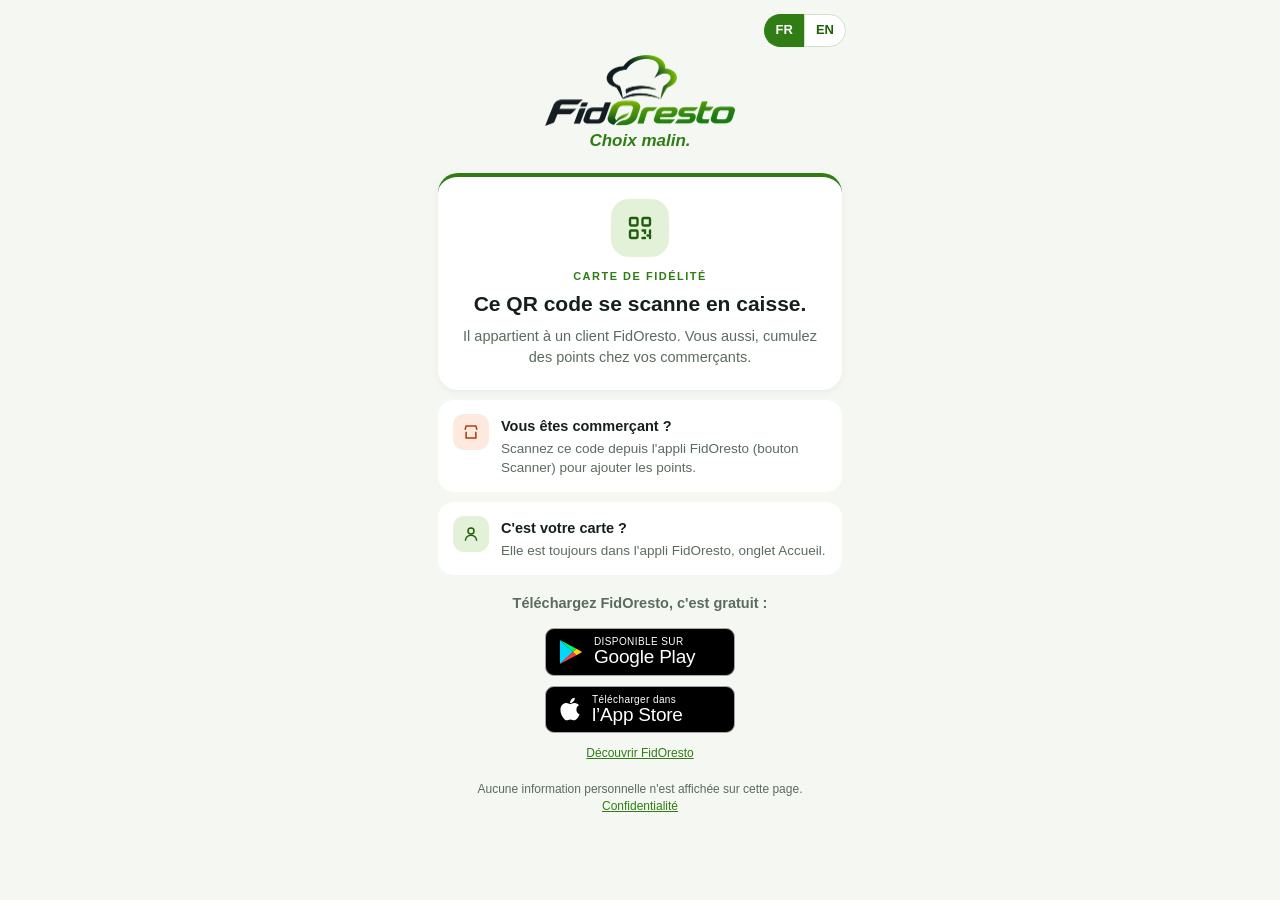
<file: carte.html>
<!doctype html>
<html lang="fr"><head><meta charset="utf-8"><meta name="viewport" content="width=device-width, initial-scale=1">
<meta name="robots" content="noindex">
<title>Carte de fidélité FidOresto</title>
<style>
:root{--bg:#F5F8F2;--t1:#16201A;--t2:#5B6B5E;--brand:#2F7D14;--accent:#C54A1B}
*{box-sizing:border-box}
body{margin:0;background:var(--bg);color:var(--t1);font-family:-apple-system,BlinkMacSystemFont,"Segoe UI",Roboto,Helvetica,Arial,sans-serif;line-height:1.45}
.in{max-width:440px;margin:0 auto;padding:28px 18px 36px;text-align:center}
.logo{width:190px;max-width:60%;height:auto}
.sl{color:var(--brand);font-weight:700;font-style:italic;font-size:17px;margin:-4px 0 20px}
.card{background:#fff;border-radius:20px;padding:22px 18px;box-shadow:0 2px 8px rgba(0,0,0,.05);border-top:4px solid var(--brand)}
.k{font-size:11px;letter-spacing:1.5px;color:var(--brand);font-weight:700;text-transform:uppercase;margin-bottom:4px}
.ic{width:58px;height:58px;border-radius:18px;background:#E3F1D9;color:#1F5E0B;display:flex;align-items:center;justify-content:center;margin:0 auto 12px}
h1{font-size:21px;margin:0 0 6px}p{font-size:14.5px;color:var(--t2);margin:0}
.box{background:#fff;border-radius:16px;padding:14px 15px;margin-top:10px;text-align:left;display:flex;gap:12px;align-items:flex-start}
.ic2{width:36px;height:36px;border-radius:11px;flex-shrink:0;display:flex;align-items:center;justify-content:center}
.g{background:#E3F1D9;color:#1F5E0B}.o{background:#FDE9DD;color:#A93E14}
.box b{font-size:14.5px}.box p{font-size:13.5px;margin-top:2px}
.btn{display:block;background:var(--accent);color:#fff;font-weight:800;border-radius:14px;padding:14px;margin-top:18px;font-size:15px;text-decoration:none}
.soon{font-size:12.5px;color:var(--t2);margin-top:9px}
.foot{font-size:12px;color:var(--t2);margin-top:18px}.foot a{color:var(--brand)}
.stores-b{display:flex;flex-direction:column;align-items:center;gap:10px;margin-top:14px}
.badge{display:inline-flex;align-items:center;gap:11px;background:#000;color:#fff;border:1px solid #A6A6A6;border-radius:9px;padding:7px 18px 7px 13px;min-width:190px;text-decoration:none;text-align:left;line-height:1.1}
.badge small{display:block;font-size:10px;letter-spacing:.4px;font-weight:500}
.badge b{display:block;font-size:19px;font-weight:500;letter-spacing:-.2px}
.badge.off{opacity:.38;cursor:default}
.soon2{font-size:12px;color:#5B6B5E;margin-top:-4px}
.cta{font-weight:700;font-size:14.5px;margin:18px 0 0}
.langsw{display:flex;justify-content:flex-end;margin:-14px -4px 8px}.langsw a{font-size:13px;font-weight:700;color:#1F5E0B;text-decoration:none;padding:6px 11px;border:1.5px solid #CFE3C4;background:#fff}.langsw a:first-child{border-radius:99px 0 0 99px;border-right:0}.langsw a:last-child{border-radius:0 99px 99px 0}.langsw a[aria-current]{background:#2F7D14;border-color:#2F7D14;color:#fff}</style><script defer src="https://cloud.umami.is/script.js" data-website-id="a5aa86f5-b2d7-4c99-a345-039bb4e6a7ff"></script>
<link rel="alternate" hreflang="fr" href="https://fidoresto.fr/carte.html">
<link rel="alternate" hreflang="en" href="https://fidoresto.fr/en/carte.html">
<link rel="alternate" hreflang="x-default" href="https://fidoresto.fr/carte.html">
</head>
<body><main class="in">
<nav class="langsw" aria-label="Langue"><a href="carte.html" hreflang="fr" lang="fr" aria-current="page">FR</a><a href="en/carte.html" hreflang="en" lang="en">EN</a></nav>
<a href="/"><img class="logo" src="[data-uri]" alt="FidOresto"></a>
<div class="sl">Choix malin.</div>
<div class="card">
  <div class="ic"><svg width="30" height="30" viewBox="0 0 24 24" fill="none" stroke="currentColor" stroke-width="1.9" stroke-linecap="round" aria-hidden="true"><rect x="4" y="4" width="6" height="6" rx="1"/><rect x="14" y="4" width="6" height="6" rx="1"/><rect x="4" y="14" width="6" height="6" rx="1"/><path d="M14 14h2v2M20 14v2M14 20h2M18 18h2v2"/></svg></div>
  <div class="k">Carte de fidélité</div>
  <h1>Ce QR code se scanne en caisse.</h1>
  <p>Il appartient à un client FidOresto. Vous aussi, cumulez des points chez vos commerçants.</p>
</div>
<div class="box"><div class="ic2 o"><svg width="18" height="18" viewBox="0 0 24 24" fill="none" stroke="currentColor" stroke-width="2" aria-hidden="true"><path d="M4 9l1.6-5h12.8L20 9"/><path d="M5.5 11.5V20h13v-8.5"/></svg></div>
  <div><b>Vous êtes commerçant ?</b><p>Scannez ce code depuis l'appli FidOresto (bouton Scanner) pour ajouter les points.</p></div></div>
<div class="box"><div class="ic2 g"><svg width="18" height="18" viewBox="0 0 24 24" fill="none" stroke="currentColor" stroke-width="2" aria-hidden="true"><circle cx="12" cy="8" r="4"/><path d="M4.5 21c0-4 3.4-7.5 7.5-7.5s7.5 3.5 7.5 7.5"/></svg></div>
  <div><b>C'est votre carte ?</b><p>Elle est toujours dans l'appli FidOresto, onglet Accueil.</p></div></div>
<p class="cta">Téléchargez FidOresto, c'est gratuit :</p>
<div class="stores-b"><a class="badge" href="https://play.google.com/store/apps/details?id=com.fidoresto.app" rel="noopener" data-umami-event="clic-google-play-carte"><svg width="24" height="26" viewBox="0 0 26 28" aria-hidden="true"><path d="M1 1 L15 14 L1 27 Z" fill="#00D7FE"/><path d="M1 1 L19 10.5 L15 14 Z" fill="#00F076"/><path d="M1 27 L15 14 L19 17.5 Z" fill="#FF3A44"/><path d="M19 10.5 L25 14 L19 17.5 L15 14 Z" fill="#FFD400"/></svg><span><small>DISPONIBLE SUR</small><b>Google Play</b></span></a><a class="badge" id="appBtn" href="https://apps.apple.com/app/id6822352224" rel="noopener" data-umami-event="clic-app-store-carte"><svg width="22" height="26" viewBox="0 0 384 512" aria-hidden="true"><path fill="#fff" d="M318.7 268.7c-.2-36.7 16.4-64.4 50-84.8-18.8-26.9-47.2-41.7-84.7-44.6-35.5-2.8-74.3 20.7-88.5 20.7-15 0-49.4-19.7-76.4-19.7C63.3 141.2 4 184.8 4 273.5q0 39.3 14.4 81.2c12.8 36.7 59 126.7 107.2 125.2 25.2-.6 43-17.9 75.8-17.9 31.8 0 48.3 17.9 76.4 17.9 48.6-.7 90.4-82.5 102.6-119.3-65.2-30.7-61.7-90-61.7-91.9zm-56.6-164.2c27.3-32.4 24.8-61.9 24-72.5-24.1 1.4-52 16.4-67.9 34.9-17.5 19.8-27.8 44.3-25.6 71.9 26.1 2 49.9-11.4 69.5-34.3z"/></svg><span><small>Télécharger dans</small><b>l’App Store</b></span></a></div>
<div class="foot" style="margin-top:12px"><a href="/">Découvrir FidOresto</a></div>
<div class="foot">Aucune information personnelle n'est affichée sur cette page.<br><a href="confidentialite.html">Confidentialité</a></div>
</main><script>document.querySelectorAll('.langsw a').forEach(function(a){a.addEventListener('click',function(){var b=a.getAttribute('href').split(/[?#]/)[0];a.href=b+location.search+location.hash;});});</script>
</body></html>
</file>
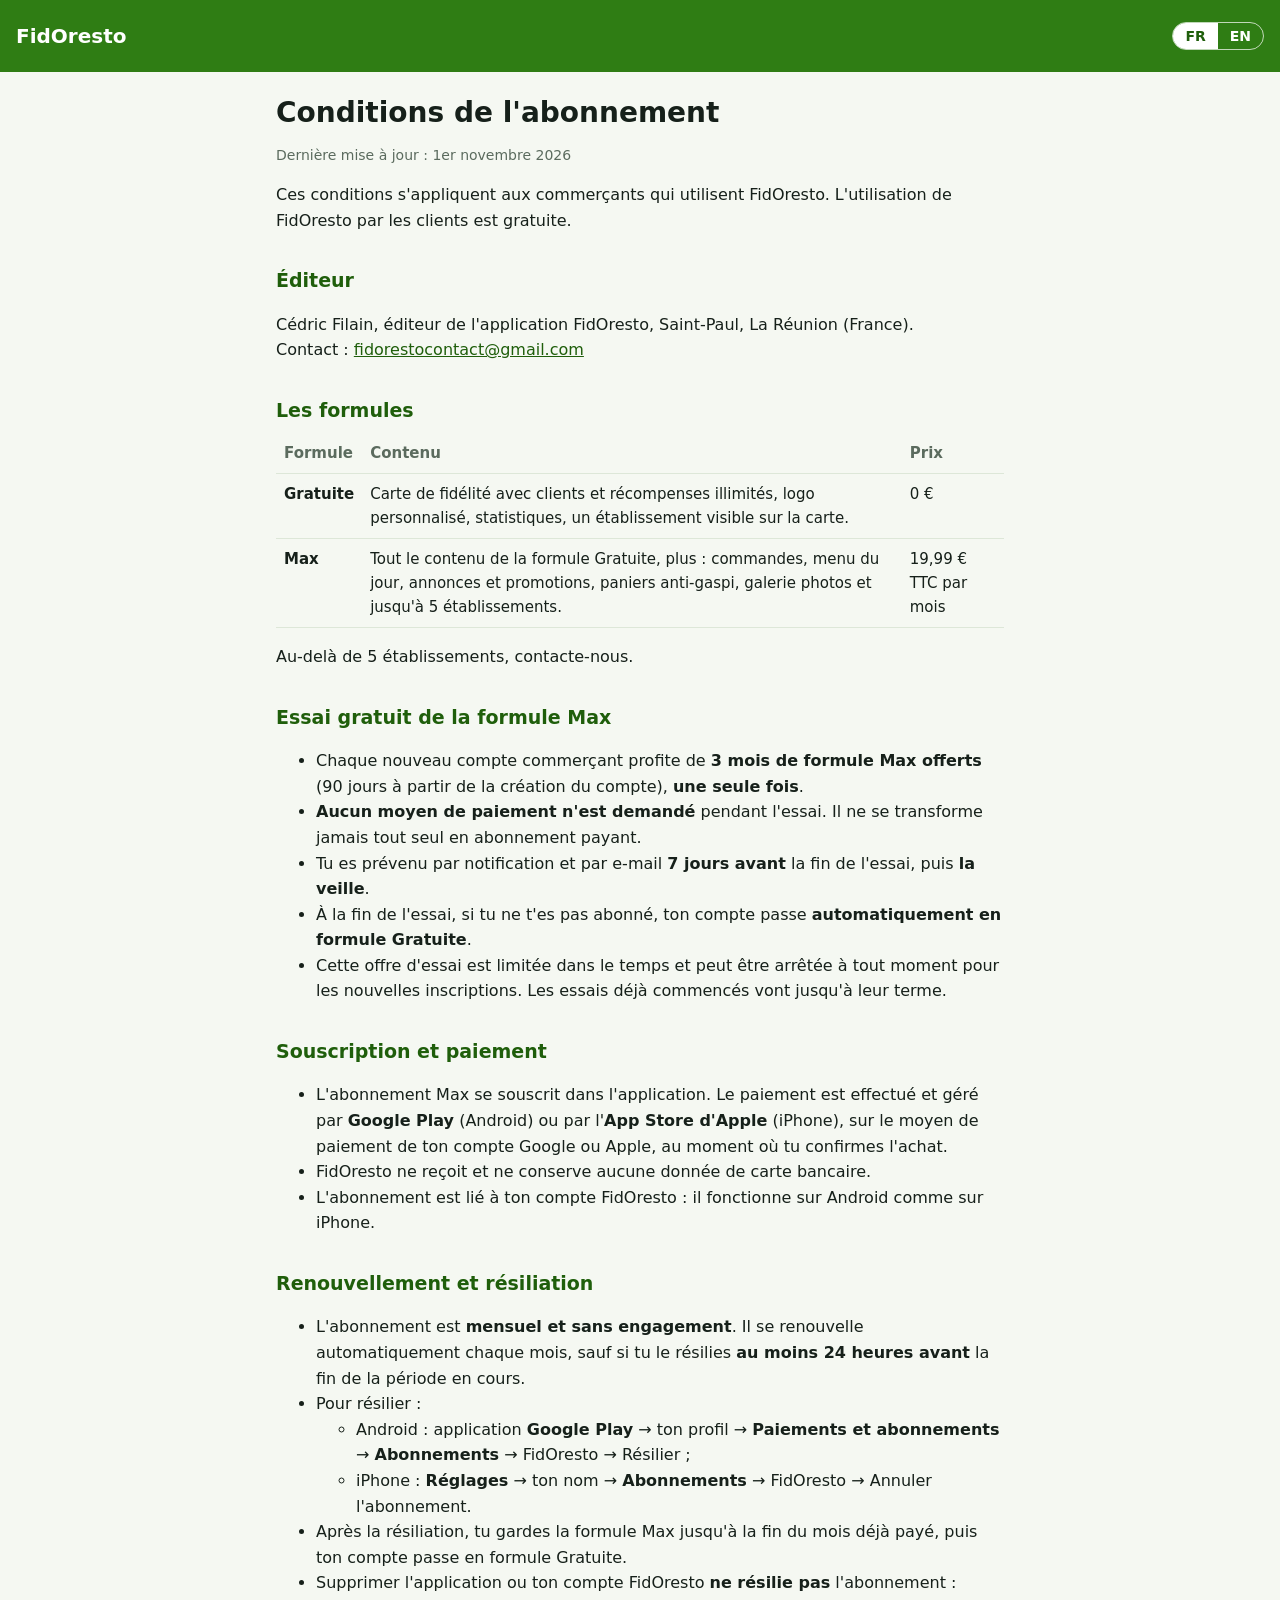
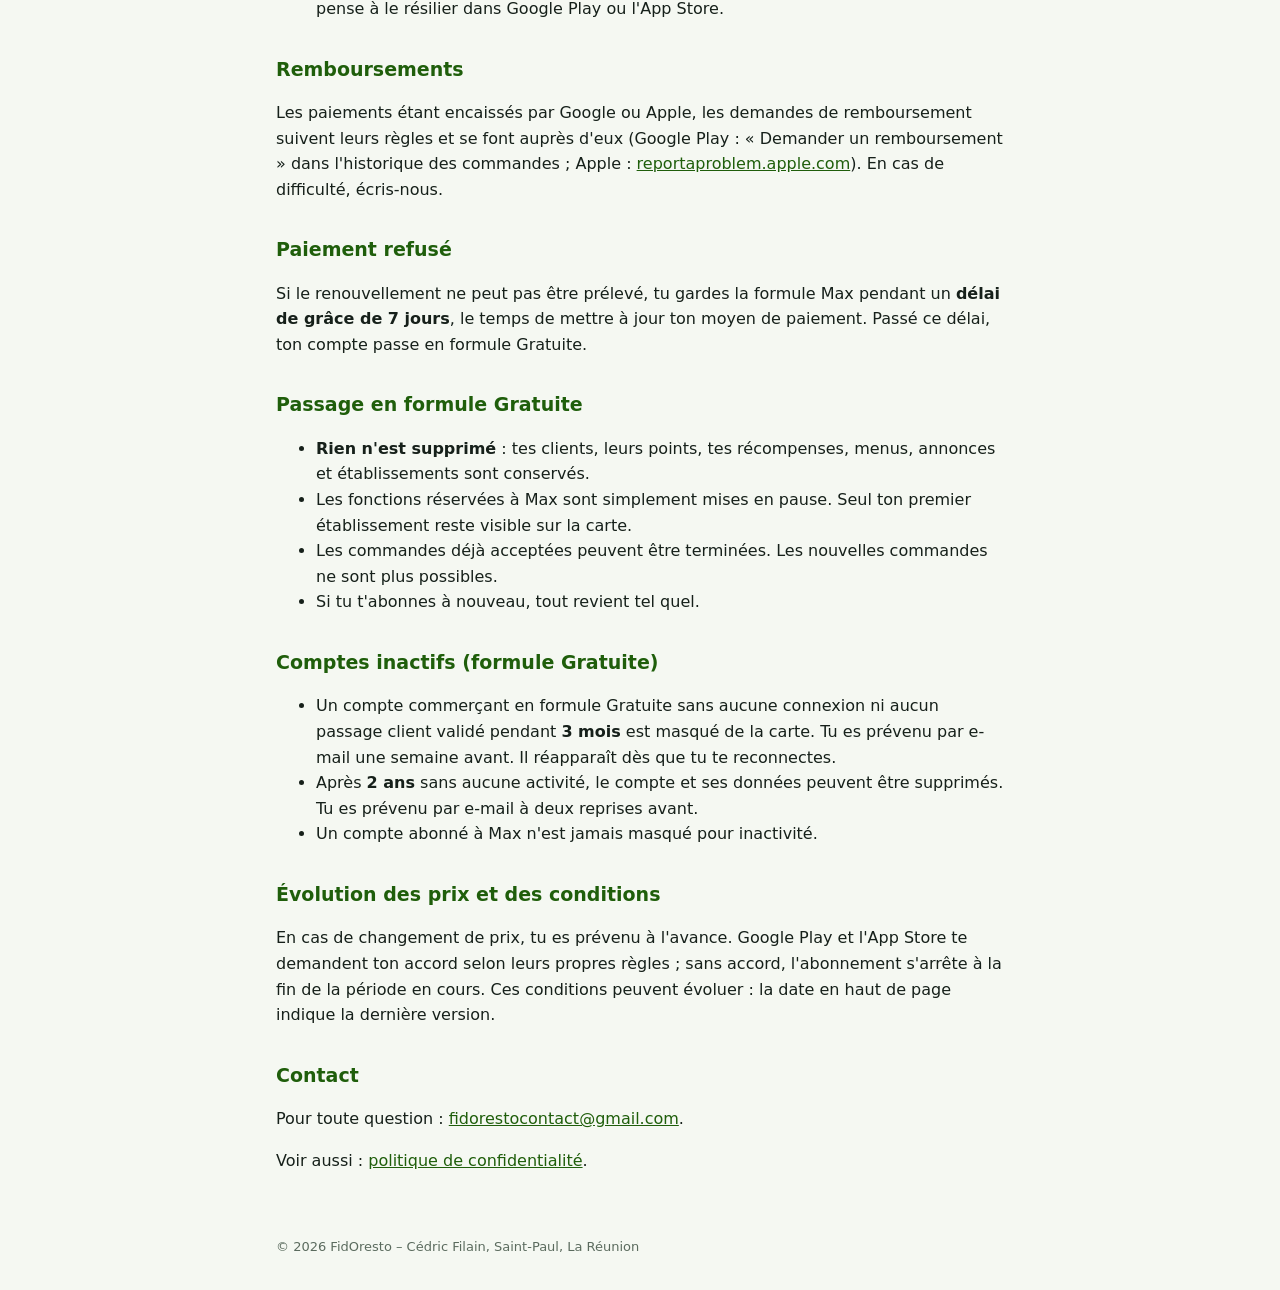
<file: conditions-abonnement.html>
<!DOCTYPE html>
<html lang="fr"><head><meta charset="utf-8"><meta name="viewport" content="width=device-width,initial-scale=1">
<title>Conditions de l'abonnement – FidOresto</title><link rel="stylesheet" href="style.css"><script defer src="https://cloud.umami.is/script.js" data-website-id="a5aa86f5-b2d7-4c99-a345-039bb4e6a7ff"></script>
<link rel="alternate" hreflang="fr" href="https://fidoresto.fr/conditions-abonnement.html">
<link rel="alternate" hreflang="en" href="https://fidoresto.fr/en/conditions-abonnement.html">
<link rel="alternate" hreflang="x-default" href="https://fidoresto.fr/conditions-abonnement.html">
</head>
<body><header><a href="index.html">FidOresto</a><nav class="langsw" aria-label="Langue"><a href="conditions-abonnement.html" hreflang="fr" lang="fr" aria-current="page">FR</a><a href="en/conditions-abonnement.html" hreflang="en" lang="en">EN</a></nav></header>
<main>
<h1>Conditions de l'abonnement</h1>
<p class="muted">Dernière mise à jour : 1er novembre 2026</p>

<p>Ces conditions s'appliquent aux commerçants qui utilisent FidOresto. L'utilisation de FidOresto par les clients est gratuite.</p>

<h2>Éditeur</h2>
<p>Cédric Filain, éditeur de l'application FidOresto, Saint-Paul, La Réunion (France).<br>
Contact : <a href="mailto:fidorestocontact@gmail.com">fidorestocontact@gmail.com</a></p>

<h2>Les formules</h2>
<table>
<tr><th>Formule</th><th>Contenu</th><th>Prix</th></tr>
<tr><td><strong>Gratuite</strong></td><td>Carte de fidélité avec clients et récompenses illimités, logo personnalisé, statistiques, un établissement visible sur la carte.</td><td>0 €</td></tr>
<tr><td><strong>Max</strong></td><td>Tout le contenu de la formule Gratuite, plus : commandes, menu du jour, annonces et promotions, paniers anti-gaspi, galerie photos et jusqu'à 5 établissements.</td><td>19,99 € TTC par mois</td></tr>
</table>
<p>Au-delà de 5 établissements, contacte-nous.</p>

<h2>Essai gratuit de la formule Max</h2>
<ul>
<li>Chaque nouveau compte commerçant profite de <strong>3 mois de formule Max offerts</strong> (90 jours à partir de la création du compte), <strong>une seule fois</strong>.</li>
<li><strong>Aucun moyen de paiement n'est demandé</strong> pendant l'essai. Il ne se transforme jamais tout seul en abonnement payant.</li>
<li>Tu es prévenu par notification et par e-mail <strong>7 jours avant</strong> la fin de l'essai, puis <strong>la veille</strong>.</li>
<li>À la fin de l'essai, si tu ne t'es pas abonné, ton compte passe <strong>automatiquement en formule Gratuite</strong>.</li>
<li>Cette offre d'essai est limitée dans le temps et peut être arrêtée à tout moment pour les nouvelles inscriptions. Les essais déjà commencés vont jusqu'à leur terme.</li>
</ul>

<h2>Souscription et paiement</h2>
<ul>
<li>L'abonnement Max se souscrit dans l'application. Le paiement est effectué et géré par <strong>Google Play</strong> (Android) ou par l'<strong>App Store d'Apple</strong> (iPhone), sur le moyen de paiement de ton compte Google ou Apple, au moment où tu confirmes l'achat.</li>
<li>FidOresto ne reçoit et ne conserve aucune donnée de carte bancaire.</li>
<li>L'abonnement est lié à ton compte FidOresto : il fonctionne sur Android comme sur iPhone.</li>
</ul>

<h2>Renouvellement et résiliation</h2>
<ul>
<li>L'abonnement est <strong>mensuel et sans engagement</strong>. Il se renouvelle automatiquement chaque mois, sauf si tu le résilies <strong>au moins 24 heures avant</strong> la fin de la période en cours.</li>
<li>Pour résilier :
  <ul>
  <li>Android : application <strong>Google Play</strong> → ton profil → <strong>Paiements et abonnements</strong> → <strong>Abonnements</strong> → FidOresto → Résilier ;</li>
  <li>iPhone : <strong>Réglages</strong> → ton nom → <strong>Abonnements</strong> → FidOresto → Annuler l'abonnement.</li>
  </ul></li>
<li>Après la résiliation, tu gardes la formule Max jusqu'à la fin du mois déjà payé, puis ton compte passe en formule Gratuite.</li>
<li>Supprimer l'application ou ton compte FidOresto <strong>ne résilie pas</strong> l'abonnement : pense à le résilier dans Google Play ou l'App Store.</li>
</ul>

<h2>Remboursements</h2>
<p>Les paiements étant encaissés par Google ou Apple, les demandes de remboursement suivent leurs règles et se font auprès d'eux (Google Play : « Demander un remboursement » dans l'historique des commandes ; Apple : <a href="https://reportaproblem.apple.com">reportaproblem.apple.com</a>). En cas de difficulté, écris-nous.</p>

<h2>Paiement refusé</h2>
<p>Si le renouvellement ne peut pas être prélevé, tu gardes la formule Max pendant un <strong>délai de grâce de 7 jours</strong>, le temps de mettre à jour ton moyen de paiement. Passé ce délai, ton compte passe en formule Gratuite.</p>

<h2>Passage en formule Gratuite</h2>
<ul>
<li><strong>Rien n'est supprimé</strong> : tes clients, leurs points, tes récompenses, menus, annonces et établissements sont conservés.</li>
<li>Les fonctions réservées à Max sont simplement mises en pause. Seul ton premier établissement reste visible sur la carte.</li>
<li>Les commandes déjà acceptées peuvent être terminées. Les nouvelles commandes ne sont plus possibles.</li>
<li>Si tu t'abonnes à nouveau, tout revient tel quel.</li>
</ul>

<h2>Comptes inactifs (formule Gratuite)</h2>
<ul>
<li>Un compte commerçant en formule Gratuite sans aucune connexion ni aucun passage client validé pendant <strong>3 mois</strong> est masqué de la carte. Tu es prévenu par e-mail une semaine avant. Il réapparaît dès que tu te reconnectes.</li>
<li>Après <strong>2 ans</strong> sans aucune activité, le compte et ses données peuvent être supprimés. Tu es prévenu par e-mail à deux reprises avant.</li>
<li>Un compte abonné à Max n'est jamais masqué pour inactivité.</li>
</ul>

<h2>Évolution des prix et des conditions</h2>
<p>En cas de changement de prix, tu es prévenu à l'avance. Google Play et l'App Store te demandent ton accord selon leurs propres règles ; sans accord, l'abonnement s'arrête à la fin de la période en cours. Ces conditions peuvent évoluer : la date en haut de page indique la dernière version.</p>

<h2>Contact</h2>
<p>Pour toute question : <a href="mailto:fidorestocontact@gmail.com">fidorestocontact@gmail.com</a>.</p>
<p>Voir aussi : <a href="confidentialite.html">politique de confidentialité</a>.</p>
</main>
<footer>© 2026 FidOresto – Cédric Filain, Saint-Paul, La Réunion</footer>
<script>document.querySelectorAll('.langsw a').forEach(function(a){a.addEventListener('click',function(){var b=a.getAttribute('href').split(/[?#]/)[0];a.href=b+location.search+location.hash;});});</script>
</body></html>
</file>
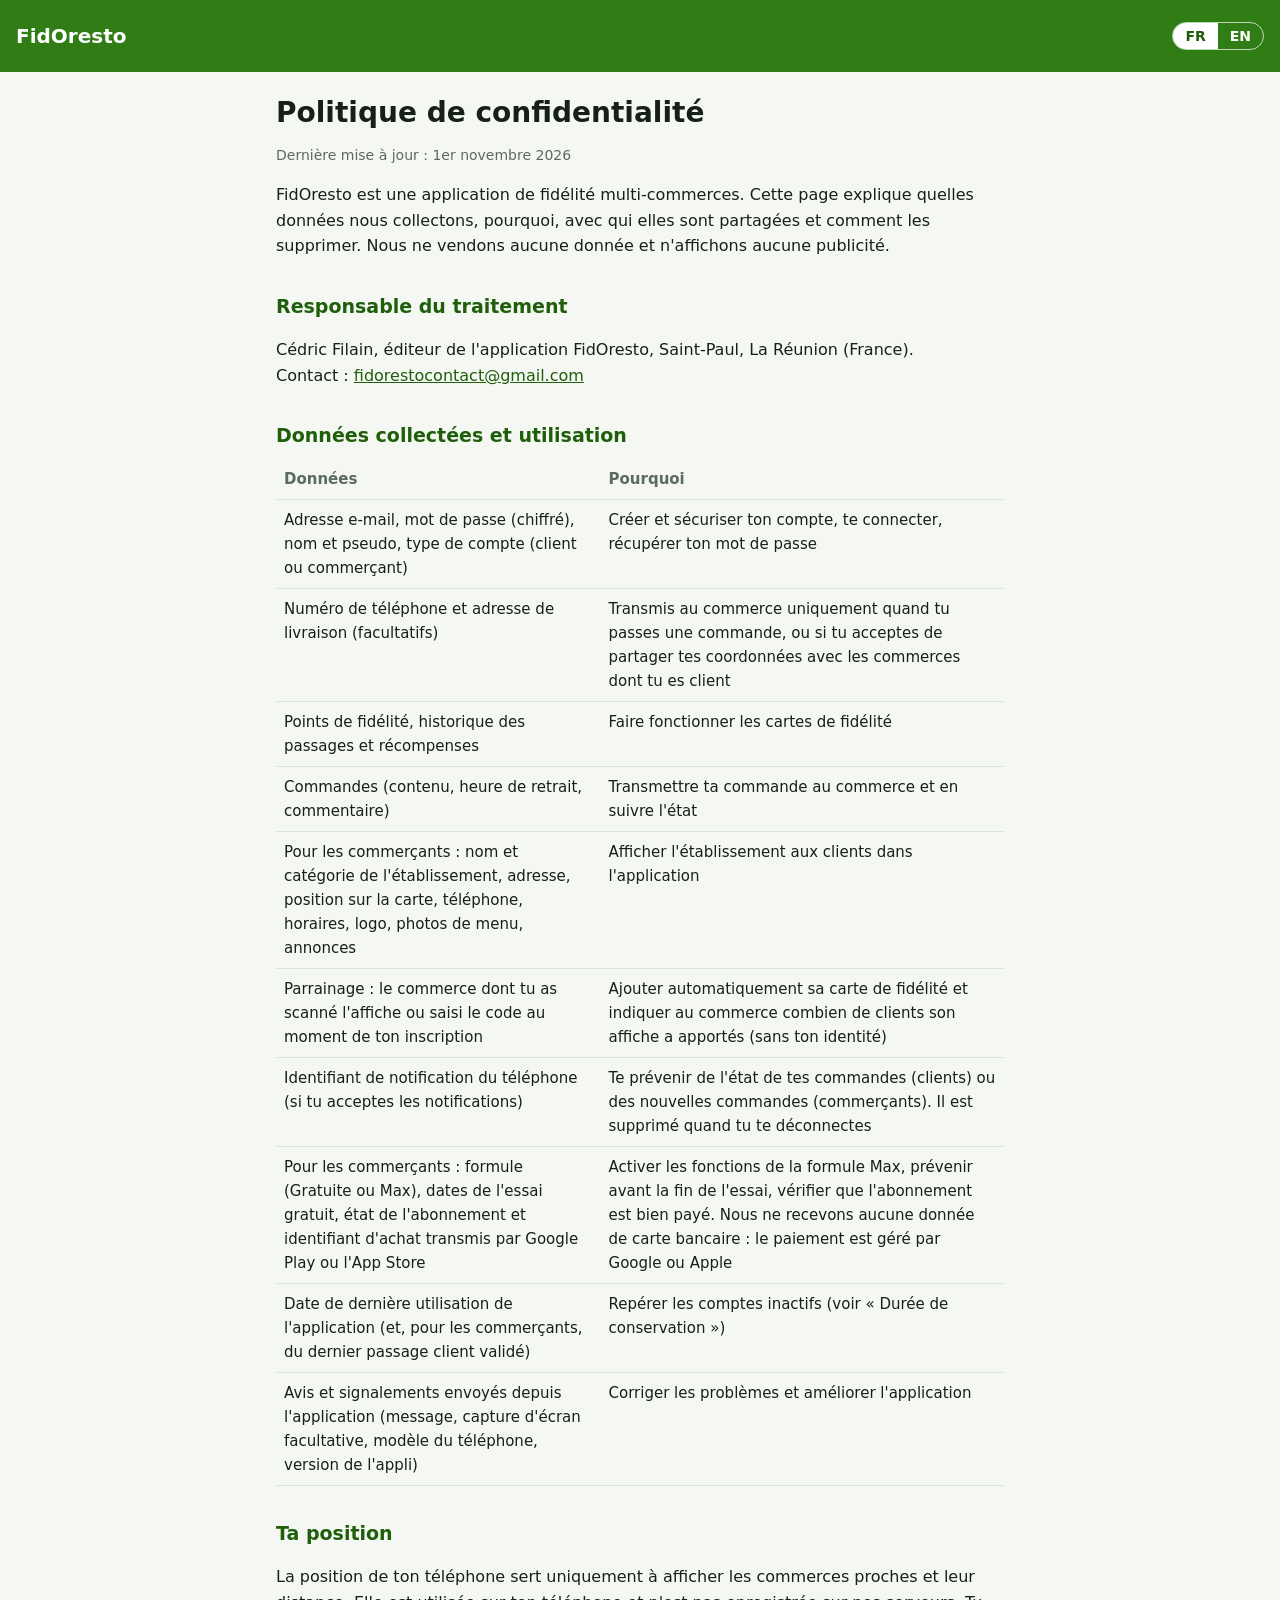
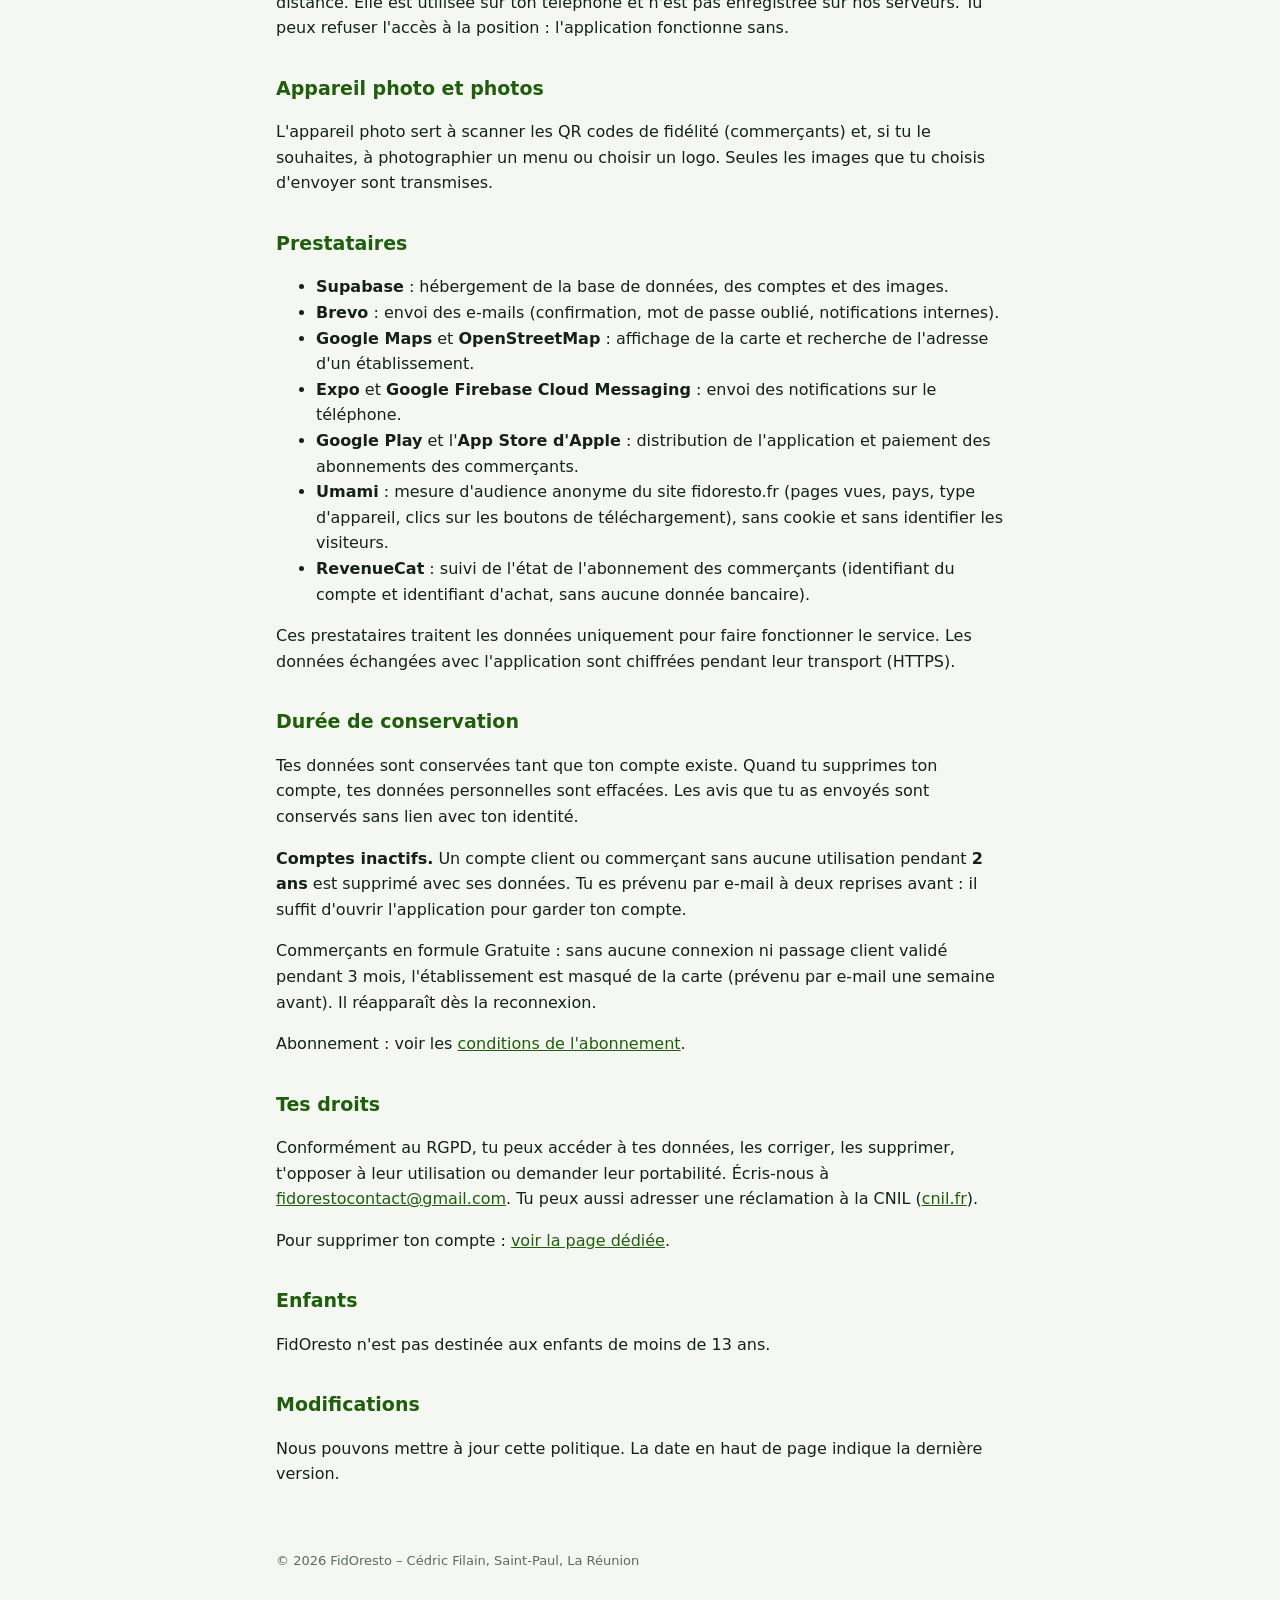
<file: confidentialite.html>
<!DOCTYPE html>
<html lang="fr"><head><meta charset="utf-8"><meta name="viewport" content="width=device-width,initial-scale=1">
<title>Confidentialité – FidOresto</title><link rel="stylesheet" href="style.css"><script defer src="https://cloud.umami.is/script.js" data-website-id="a5aa86f5-b2d7-4c99-a345-039bb4e6a7ff"></script>
<link rel="alternate" hreflang="fr" href="https://fidoresto.fr/confidentialite.html">
<link rel="alternate" hreflang="en" href="https://fidoresto.fr/en/confidentialite.html">
<link rel="alternate" hreflang="x-default" href="https://fidoresto.fr/confidentialite.html">
</head>
<body><header><a href="index.html">FidOresto</a><nav class="langsw" aria-label="Langue"><a href="confidentialite.html" hreflang="fr" lang="fr" aria-current="page">FR</a><a href="en/confidentialite.html" hreflang="en" lang="en">EN</a></nav></header>
<main>
<h1>Politique de confidentialité</h1>
<p class="muted">Dernière mise à jour : 1er novembre 2026</p>

<p>FidOresto est une application de fidélité multi-commerces. Cette page explique quelles données nous collectons, pourquoi, avec qui elles sont partagées et comment les supprimer. Nous ne vendons aucune donnée et n'affichons aucune publicité.</p>

<h2>Responsable du traitement</h2>
<p>Cédric Filain, éditeur de l'application FidOresto, Saint-Paul, La Réunion (France).<br>
Contact : <a href="mailto:fidorestocontact@gmail.com">fidorestocontact@gmail.com</a></p>

<h2>Données collectées et utilisation</h2>
<table>
<tr><th>Données</th><th>Pourquoi</th></tr>
<tr><td>Adresse e-mail, mot de passe (chiffré), nom et pseudo, type de compte (client ou commerçant)</td><td>Créer et sécuriser ton compte, te connecter, récupérer ton mot de passe</td></tr>
<tr><td>Numéro de téléphone et adresse de livraison (facultatifs)</td><td>Transmis au commerce uniquement quand tu passes une commande, ou si tu acceptes de partager tes coordonnées avec les commerces dont tu es client</td></tr>
<tr><td>Points de fidélité, historique des passages et récompenses</td><td>Faire fonctionner les cartes de fidélité</td></tr>
<tr><td>Commandes (contenu, heure de retrait, commentaire)</td><td>Transmettre ta commande au commerce et en suivre l'état</td></tr>
<tr><td>Pour les commerçants : nom et catégorie de l'établissement, adresse, position sur la carte, téléphone, horaires, logo, photos de menu, annonces</td><td>Afficher l'établissement aux clients dans l'application</td></tr>
<tr><td>Parrainage : le commerce dont tu as scanné l'affiche ou saisi le code au moment de ton inscription</td><td>Ajouter automatiquement sa carte de fidélité et indiquer au commerce combien de clients son affiche a apportés (sans ton identité)</td></tr>
<tr><td>Identifiant de notification du téléphone (si tu acceptes les notifications)</td><td>Te prévenir de l'état de tes commandes (clients) ou des nouvelles commandes (commerçants). Il est supprimé quand tu te déconnectes</td></tr>
<tr><td>Pour les commerçants : formule (Gratuite ou Max), dates de l'essai gratuit, état de l'abonnement et identifiant d'achat transmis par Google Play ou l'App Store</td><td>Activer les fonctions de la formule Max, prévenir avant la fin de l'essai, vérifier que l'abonnement est bien payé. Nous ne recevons aucune donnée de carte bancaire : le paiement est géré par Google ou Apple</td></tr>
<tr><td>Date de dernière utilisation de l'application (et, pour les commerçants, du dernier passage client validé)</td><td>Repérer les comptes inactifs (voir « Durée de conservation »)</td></tr>
<tr><td>Avis et signalements envoyés depuis l'application (message, capture d'écran facultative, modèle du téléphone, version de l'appli)</td><td>Corriger les problèmes et améliorer l'application</td></tr>
</table>

<h2>Ta position</h2>
<p>La position de ton téléphone sert uniquement à afficher les commerces proches et leur distance. Elle est utilisée sur ton téléphone et n'est pas enregistrée sur nos serveurs. Tu peux refuser l'accès à la position : l'application fonctionne sans.</p>

<h2>Appareil photo et photos</h2>
<p>L'appareil photo sert à scanner les QR codes de fidélité (commerçants) et, si tu le souhaites, à photographier un menu ou choisir un logo. Seules les images que tu choisis d'envoyer sont transmises.</p>

<h2>Prestataires</h2>
<ul>
<li><strong>Supabase</strong> : hébergement de la base de données, des comptes et des images.</li>
<li><strong>Brevo</strong> : envoi des e-mails (confirmation, mot de passe oublié, notifications internes).</li>
<li><strong>Google Maps</strong> et <strong>OpenStreetMap</strong> : affichage de la carte et recherche de l'adresse d'un établissement.</li>
<li><strong>Expo</strong> et <strong>Google Firebase Cloud Messaging</strong> : envoi des notifications sur le téléphone.</li>
<li><strong>Google Play</strong> et l'<strong>App Store d'Apple</strong> : distribution de l'application et paiement des abonnements des commerçants.</li>
<li><strong>Umami</strong> : mesure d'audience anonyme du site fidoresto.fr (pages vues, pays, type d'appareil, clics sur les boutons de téléchargement), sans cookie et sans identifier les visiteurs.</li>
<li><strong>RevenueCat</strong> : suivi de l'état de l'abonnement des commerçants (identifiant du compte et identifiant d'achat, sans aucune donnée bancaire).</li>
</ul>
<p>Ces prestataires traitent les données uniquement pour faire fonctionner le service. Les données échangées avec l'application sont chiffrées pendant leur transport (HTTPS).</p>

<h2>Durée de conservation</h2>
<p>Tes données sont conservées tant que ton compte existe. Quand tu supprimes ton compte, tes données personnelles sont effacées. Les avis que tu as envoyés sont conservés sans lien avec ton identité.</p>
<p><strong>Comptes inactifs.</strong> Un compte client ou commerçant sans aucune utilisation pendant <strong>2 ans</strong> est supprimé avec ses données. Tu es prévenu par e-mail à deux reprises avant : il suffit d'ouvrir l'application pour garder ton compte.</p>
<p>Commerçants en formule Gratuite : sans aucune connexion ni passage client validé pendant 3 mois, l'établissement est masqué de la carte (prévenu par e-mail une semaine avant). Il réapparaît dès la reconnexion.</p>
<p>Abonnement : voir les <a href="conditions-abonnement.html">conditions de l'abonnement</a>.</p>

<h2>Tes droits</h2>
<p>Conformément au RGPD, tu peux accéder à tes données, les corriger, les supprimer, t'opposer à leur utilisation ou demander leur portabilité. Écris-nous à <a href="mailto:fidorestocontact@gmail.com">fidorestocontact@gmail.com</a>. Tu peux aussi adresser une réclamation à la CNIL (<a href="https://www.cnil.fr">cnil.fr</a>).</p>
<p>Pour supprimer ton compte : <a href="suppression-compte.html">voir la page dédiée</a>.</p>

<h2>Enfants</h2>
<p>FidOresto n'est pas destinée aux enfants de moins de 13 ans.</p>

<h2>Modifications</h2>
<p>Nous pouvons mettre à jour cette politique. La date en haut de page indique la dernière version.</p>
</main>
<footer>© 2026 FidOresto – Cédric Filain, Saint-Paul, La Réunion</footer>
<script>document.querySelectorAll('.langsw a').forEach(function(a){a.addEventListener('click',function(){var b=a.getAttribute('href').split(/[?#]/)[0];a.href=b+location.search+location.hash;});});</script>
</body></html>
</file>
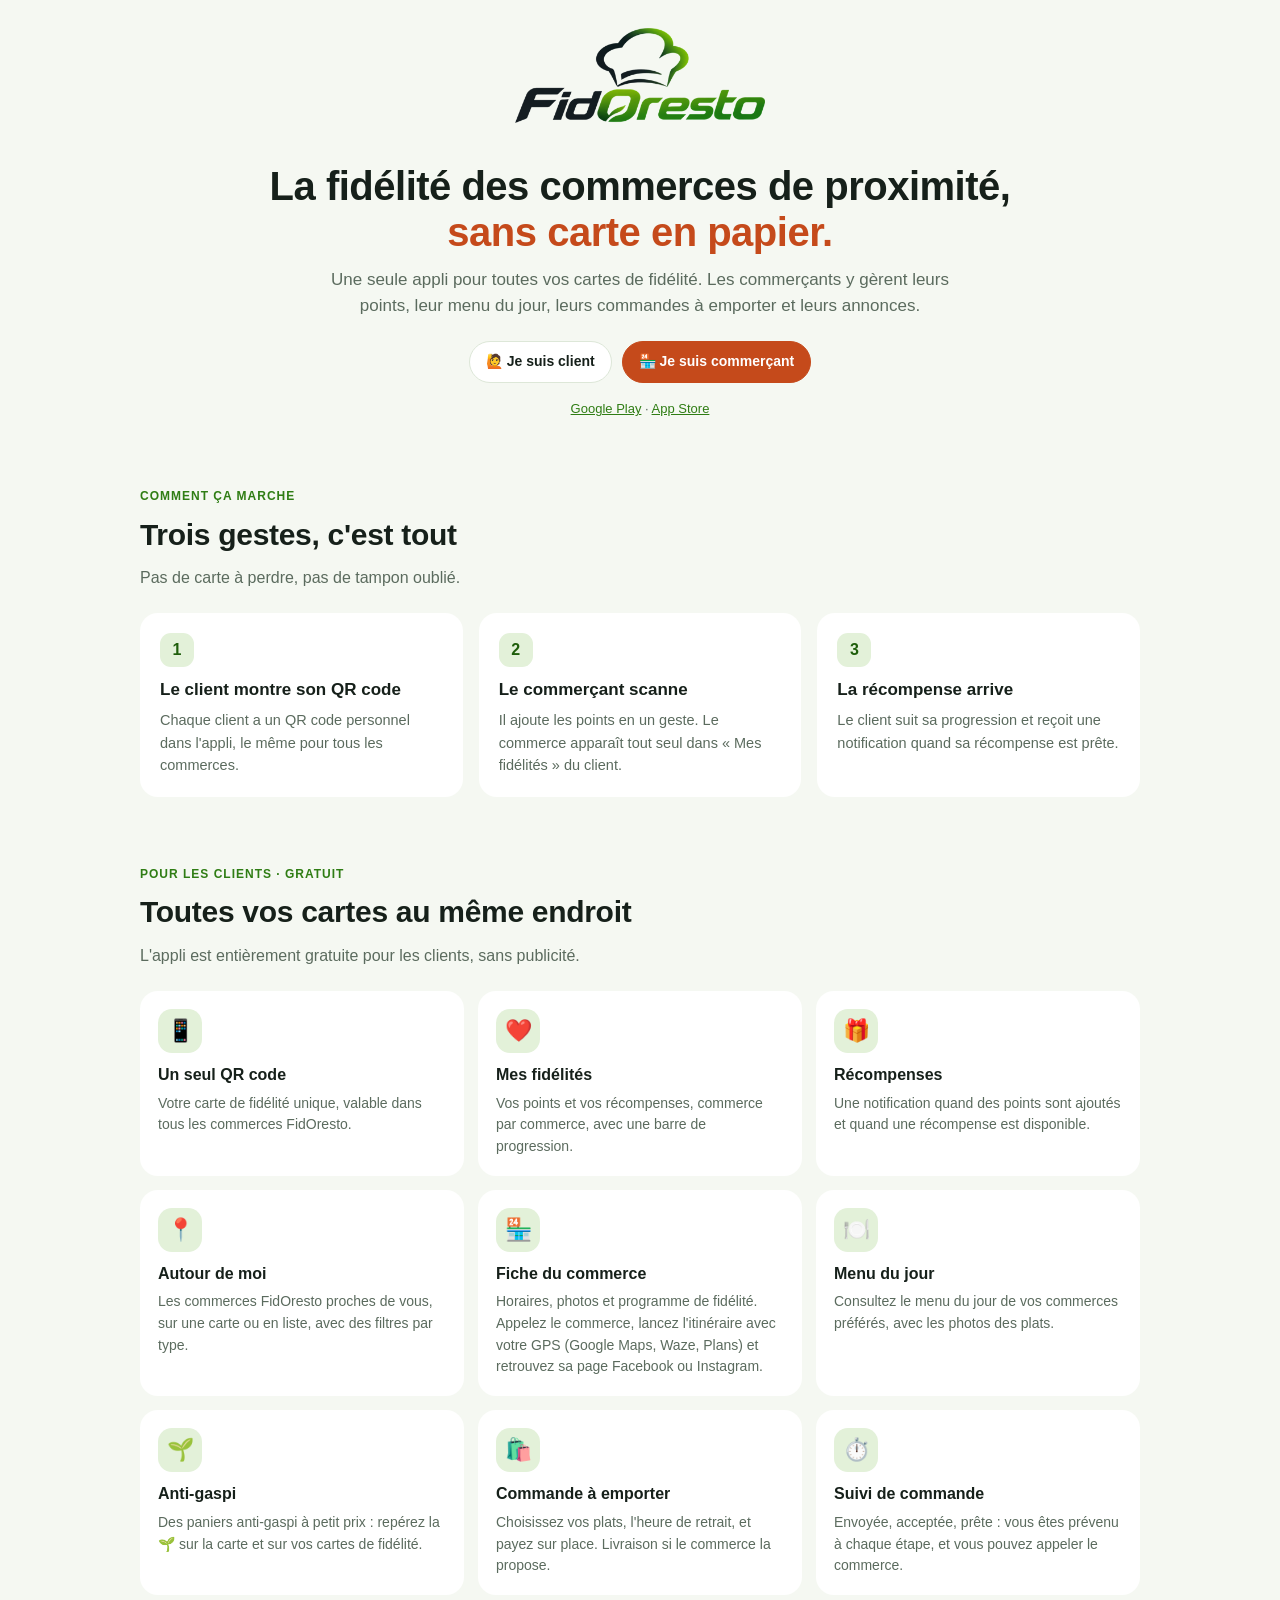
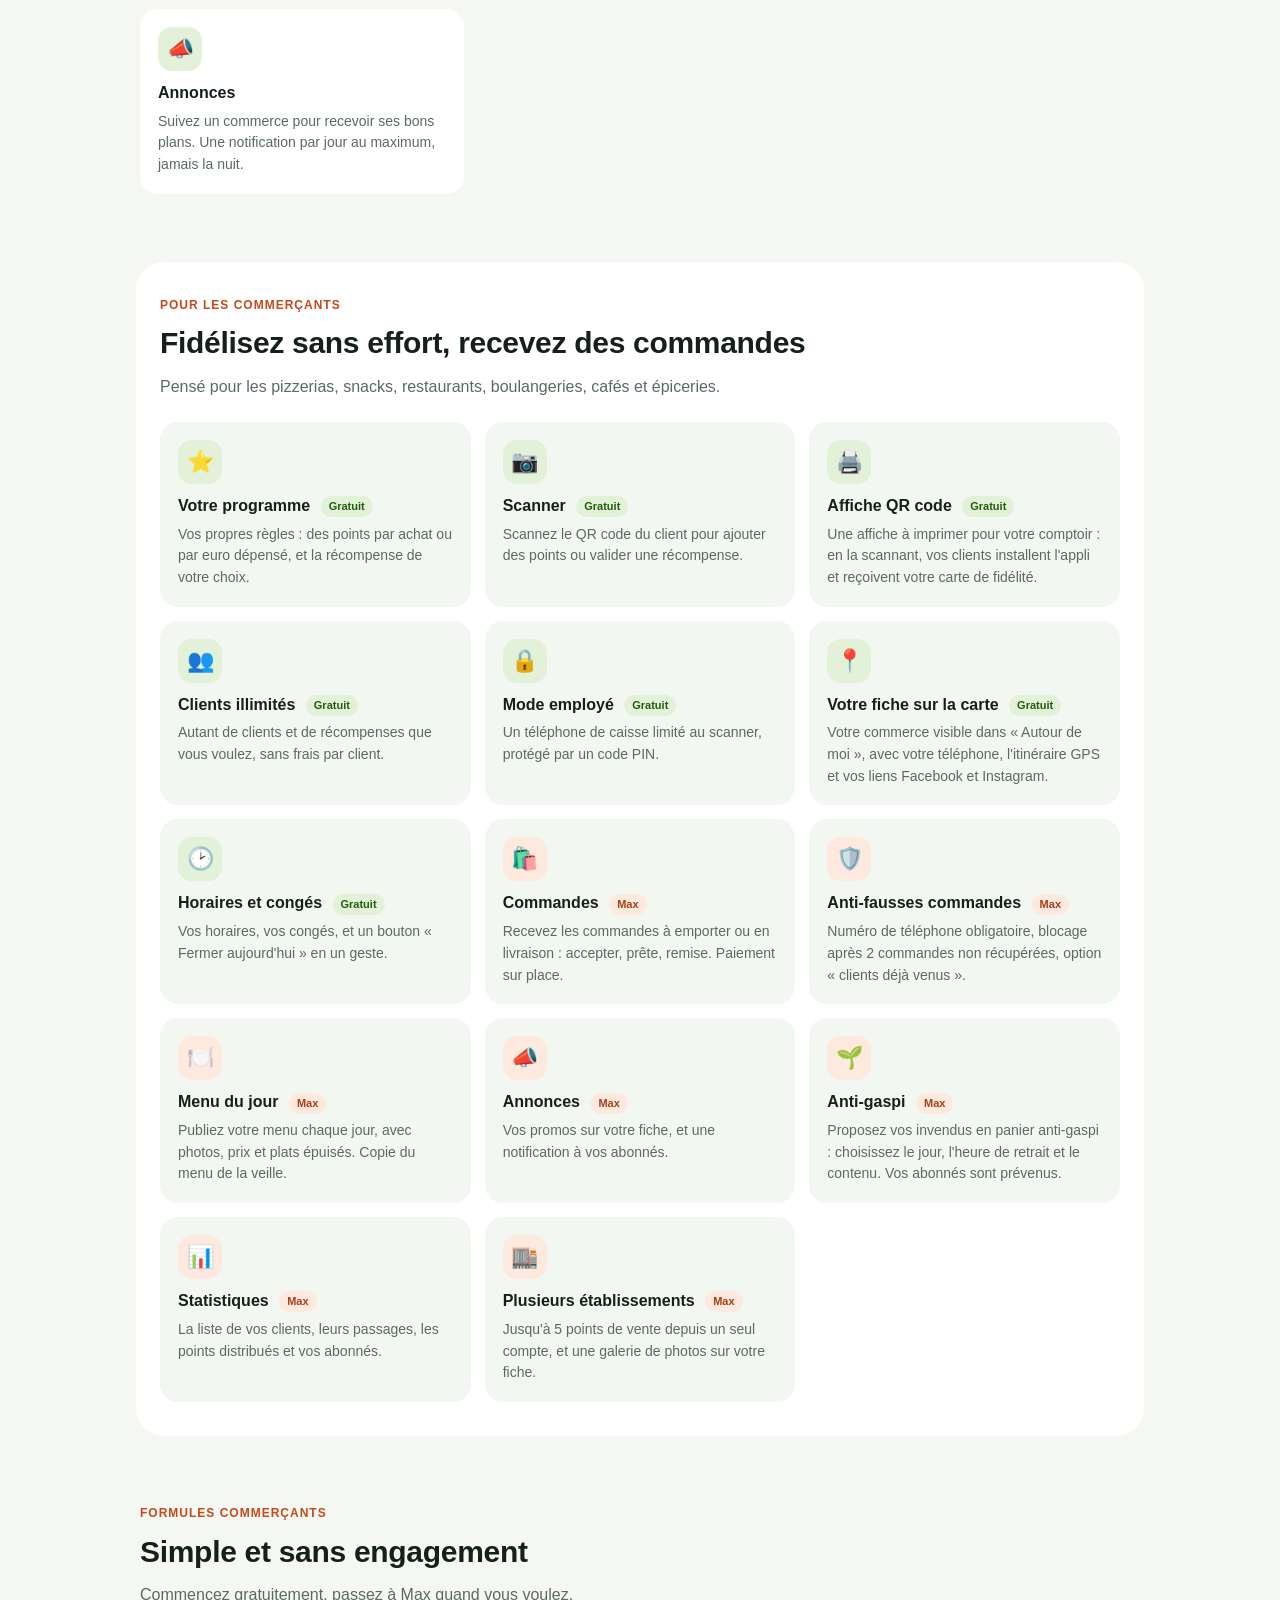
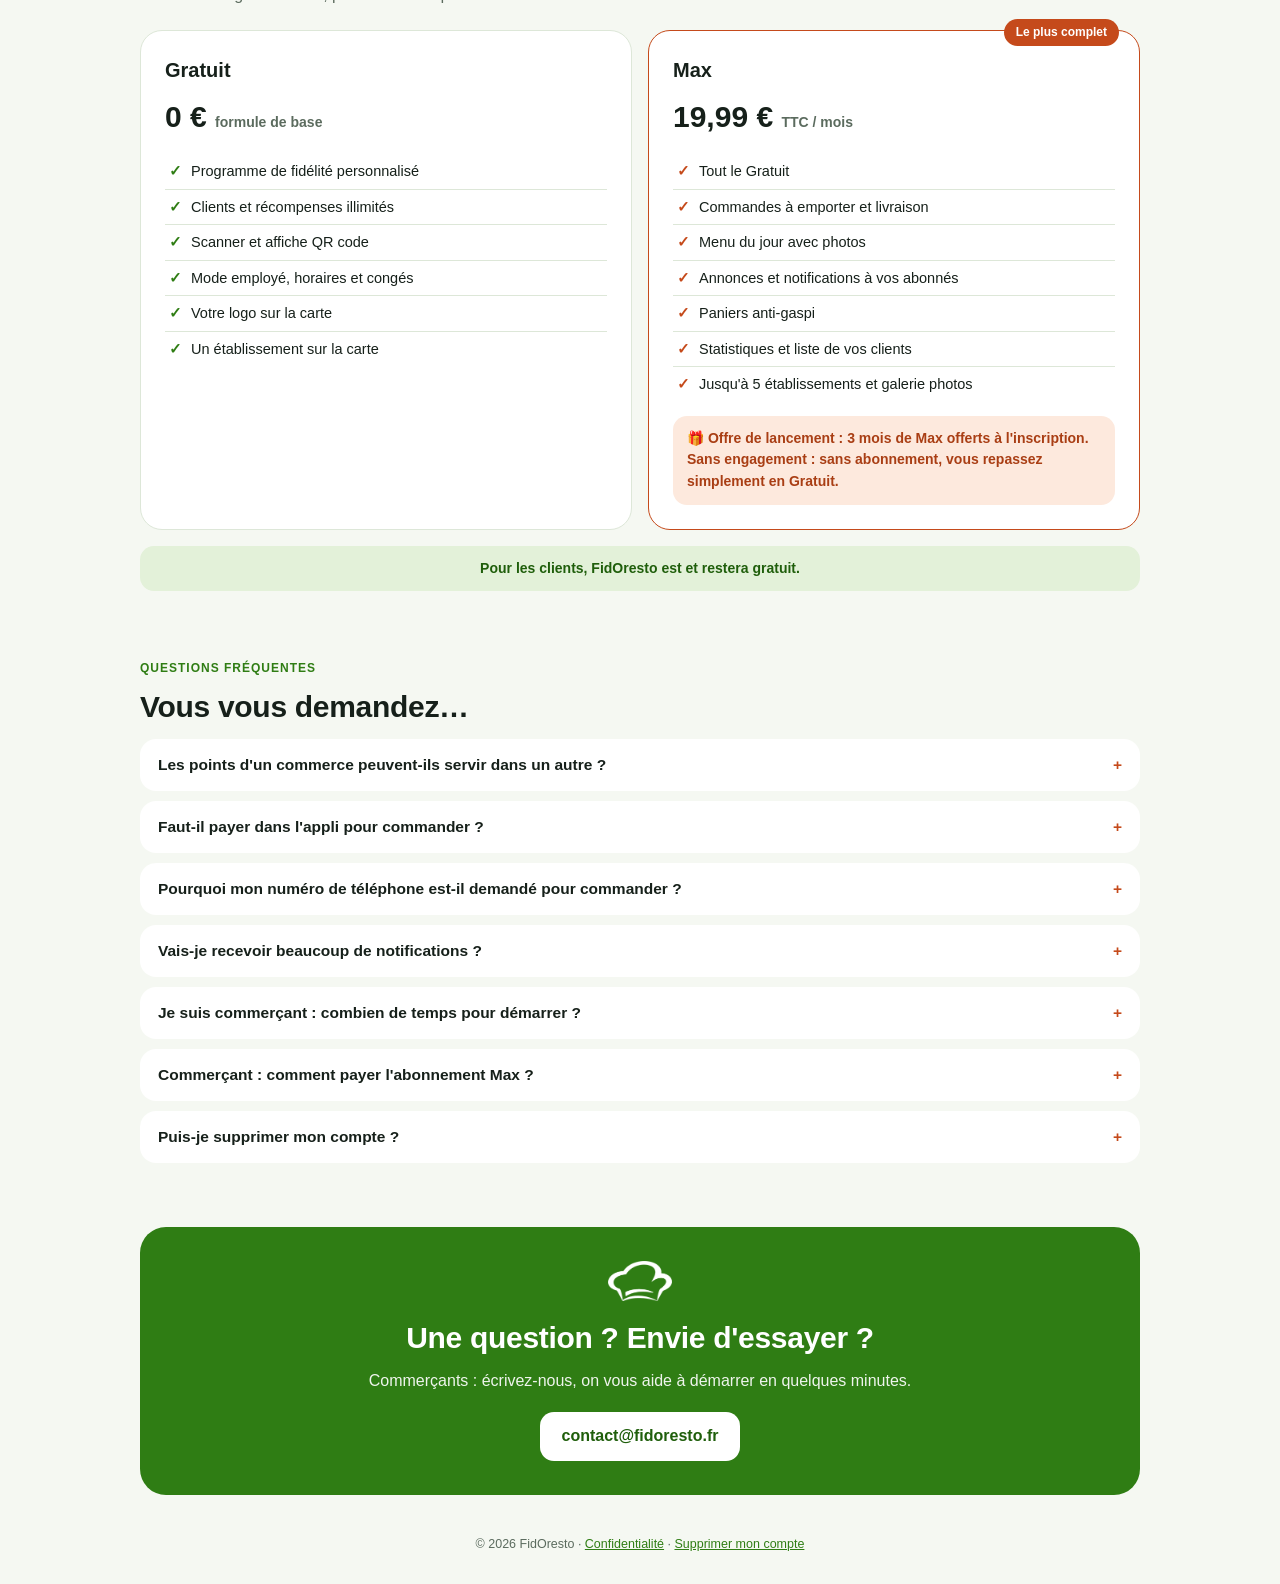
<file: guide.html>
<!doctype html>
<html lang="fr">
<head>
<meta charset="utf-8">
<meta name="viewport" content="width=device-width, initial-scale=1">
<title>FidOresto : guide des fonctions</title>
<meta name="description" content="FidOresto remplace les cartes de fidélité en papier des commerces de proximité : points, récompenses, menu du jour, commandes à emporter et annonces.">
<style>
:root{
  --bg:#F5F8F2; --card:#FFFFFF; --ground:#F3F7F1; --t1:#16201A; --t2:#5B6B5E;
  --accent:#C54A1B; --brand:#2F7D14; --brandDark:#1F5E0B; --border:#DDE7D8;
  --gBg:#E3F1D9; --gFg:#1F5E0B; --oBg:#FDE9DD; --oFg:#A93E14;
}
*{box-sizing:border-box}
html{scroll-behavior:smooth}
body{margin:0;background:var(--bg);color:var(--t1);font-family:-apple-system,BlinkMacSystemFont,"Segoe UI",Roboto,Helvetica,Arial,sans-serif;line-height:1.55}
a{color:var(--brand)}
.wrap{max-width:1040px;margin:0 auto;padding:0 20px}
/* En-tête */
.top{padding:28px 0 8px;text-align:center}
.top img{width:250px;max-width:70%;height:auto}
.hero{text-align:center;padding:10px 0 34px}
.hero h1{font-size:clamp(26px,4.4vw,40px);line-height:1.15;margin:14px 0 12px;letter-spacing:-.5px}
.hero h1 span{color:var(--accent)}
.hero p{font-size:17px;color:var(--t2);max-width:640px;margin:0 auto 22px}
.pills{display:flex;flex-wrap:wrap;gap:10px;justify-content:center}
.pill{background:var(--card);border:1px solid var(--border);border-radius:999px;padding:9px 16px;font-weight:700;font-size:14px;text-decoration:none;color:var(--t1)}
.pill.o{background:var(--accent);border-color:var(--accent);color:#fff}
.stores{margin-top:16px;font-size:13px;color:var(--t2)}
/* Sections */
section{padding:34px 0}
.kicker{font-size:12px;font-weight:800;letter-spacing:1px;text-transform:uppercase;color:var(--brand);margin:0 0 6px}
.kicker.o{color:var(--accent)}
h2{font-size:clamp(22px,3.2vw,30px);margin:0 0 8px;letter-spacing:-.3px}
.lead{color:var(--t2);margin:0 0 22px;max-width:700px}
/* Étapes */
.steps{display:grid;grid-template-columns:repeat(3,1fr);gap:16px}
.step{background:var(--card);border-radius:18px;padding:20px}
.num{width:34px;height:34px;border-radius:11px;background:var(--gBg);color:var(--gFg);font-weight:900;display:flex;align-items:center;justify-content:center;margin-bottom:10px}
.step h3{margin:0 0 6px;font-size:17px}
.step p{margin:0;color:var(--t2);font-size:14.5px}
/* Grilles de fonctions */
.grid{display:grid;grid-template-columns:repeat(3,1fr);gap:14px}
.f{background:var(--card);border-radius:18px;padding:18px}
.f .ic{width:44px;height:44px;border-radius:14px;display:flex;align-items:center;justify-content:center;font-size:22px;margin-bottom:10px;background:var(--gBg)}
.f.o .ic{background:var(--oBg)}
.f h3{margin:0 0 5px;font-size:16px}
.f p{margin:0;color:var(--t2);font-size:14px}
.tag{display:inline-block;font-size:11px;font-weight:800;border-radius:999px;padding:2px 8px;margin-left:6px;vertical-align:middle}
.tag.max{background:var(--oBg);color:var(--oFg)}
.tag.free{background:var(--gBg);color:var(--gFg)}
.band{background:var(--card);border-radius:22px;padding:6px 0}
.alt{background:#fff;border-radius:28px;padding:34px 24px;margin:0 -4px}
.alt .f{background:var(--ground)}
/* Formules */
.plans{display:grid;grid-template-columns:1fr 1fr;gap:16px}
.plan{background:var(--card);border-radius:22px;padding:24px;border:1.5px solid var(--border)}
.plan.max{border-color:var(--accent);position:relative}
.plan .ribbon{position:absolute;top:-12px;right:20px;background:var(--accent);color:#fff;font-size:12px;font-weight:800;border-radius:999px;padding:4px 12px}
.plan h3{margin:0;font-size:20px}
.price{font-size:30px;font-weight:900;margin:8px 0 2px}
.price small{font-size:14px;font-weight:600;color:var(--t2)}
.plan ul{list-style:none;padding:0;margin:14px 0 0}
.plan li{padding:6px 0 6px 26px;position:relative;font-size:14.5px;border-top:1px solid var(--border)}
.plan li:first-child{border-top:0}
.plan li::before{content:"✓";position:absolute;left:4px;color:var(--brand);font-weight:900}
.plan.max li::before{color:var(--accent)}
.offer{margin-top:14px;background:var(--oBg);color:var(--oFg);border-radius:14px;padding:12px 14px;font-weight:700;font-size:14px}
.client-free{margin-top:16px;background:var(--gBg);color:var(--gFg);border-radius:14px;padding:12px 14px;font-weight:700;font-size:14px;text-align:center}
/* FAQ */
details{background:var(--card);border-radius:16px;padding:14px 18px;margin-bottom:10px}
summary{cursor:pointer;font-weight:800;font-size:15.5px;list-style:none}
summary::-webkit-details-marker{display:none}
summary::after{content:"+";float:right;color:var(--accent);font-weight:900}
details[open] summary::after{content:"–"}
details p{color:var(--t2);margin:10px 0 2px;font-size:14.5px}
/* Contact */
.contact{text-align:center;background:var(--brand);color:#fff;border-radius:26px;padding:34px 20px;margin:20px 0 40px}
.contact h2{color:#fff}
.contact p{opacity:.92;margin:0 0 18px}
.contact a.btn{display:inline-block;background:#fff;color:var(--brandDark);font-weight:800;text-decoration:none;border-radius:14px;padding:12px 22px}
.contact img{width:64px;height:auto;margin-bottom:6px;filter:brightness(0) invert(1)}
footer{text-align:center;color:var(--t2);font-size:12.5px;padding:0 0 30px}
@media (max-width:820px){
  .steps,.grid{grid-template-columns:1fr 1fr}
  .plans{grid-template-columns:1fr}
}
@media (max-width:540px){
  .steps,.grid{grid-template-columns:1fr}
  .alt{padding:26px 16px}
}
</style>
</head>
<body>

<div class="wrap">
  <div class="top"><img src="[data-uri]" alt="FidOresto"></div>

  <div class="hero">
    <h1>La fidélité des commerces de proximité,<br><span>sans carte en papier.</span></h1>
    <p>Une seule appli pour toutes vos cartes de fidélité. Les commerçants y gèrent leurs points, leur menu du jour, leurs commandes à emporter et leurs annonces.</p>
    <div class="pills">
      <a class="pill" href="#clients">🙋 Je suis client</a>
      <a class="pill o" href="#commercants">🏪 Je suis commerçant</a>
    </div>
    <div class="stores"><a href="https://play.google.com/store/apps/details?id=com.fidoresto.app" rel="noopener">Google Play</a> · <a href="https://apps.apple.com/app/fidoresto/id6822352224" rel="noopener">App Store</a></div>
  </div>
</div>

<!-- Comment ça marche -->
<section>
  <div class="wrap">
    <p class="kicker">Comment ça marche</p>
    <h2>Trois gestes, c'est tout</h2>
    <p class="lead">Pas de carte à perdre, pas de tampon oublié.</p>
    <div class="steps">
      <div class="step"><div class="num">1</div><h3>Le client montre son QR code</h3><p>Chaque client a un QR code personnel dans l'appli, le même pour tous les commerces.</p></div>
      <div class="step"><div class="num">2</div><h3>Le commerçant scanne</h3><p>Il ajoute les points en un geste. Le commerce apparaît tout seul dans « Mes fidélités » du client.</p></div>
      <div class="step"><div class="num">3</div><h3>La récompense arrive</h3><p>Le client suit sa progression et reçoit une notification quand sa récompense est prête.</p></div>
    </div>
  </div>
</section>

<!-- Clients -->
<section id="clients">
  <div class="wrap">
    <p class="kicker">Pour les clients · gratuit</p>
    <h2>Toutes vos cartes au même endroit</h2>
    <p class="lead">L'appli est entièrement gratuite pour les clients, sans publicité.</p>
    <div class="grid">
      <div class="f"><div class="ic">📱</div><h3>Un seul QR code</h3><p>Votre carte de fidélité unique, valable dans tous les commerces FidOresto.</p></div>
      <div class="f"><div class="ic">❤️</div><h3>Mes fidélités</h3><p>Vos points et vos récompenses, commerce par commerce, avec une barre de progression.</p></div>
      <div class="f"><div class="ic">🎁</div><h3>Récompenses</h3><p>Une notification quand des points sont ajoutés et quand une récompense est disponible.</p></div>
      <div class="f"><div class="ic">📍</div><h3>Autour de moi</h3><p>Les commerces FidOresto proches de vous, sur une carte ou en liste, avec des filtres par type.</p></div>
      <div class="f"><div class="ic">🏪</div><h3>Fiche du commerce</h3><p>Horaires, photos et programme de fidélité. Appelez le commerce, lancez l'itinéraire avec votre GPS (Google Maps, Waze, Plans) et retrouvez sa page Facebook ou Instagram.</p></div>
      <div class="f"><div class="ic">🍽️</div><h3>Menu du jour</h3><p>Consultez le menu du jour de vos commerces préférés, avec les photos des plats.</p></div>
      <div class="f"><div class="ic">🌱</div><h3>Anti-gaspi</h3><p>Des paniers anti-gaspi à petit prix : repérez la 🌱 sur la carte et sur vos cartes de fidélité.</p></div>
      <div class="f"><div class="ic">🛍️</div><h3>Commande à emporter</h3><p>Choisissez vos plats, l'heure de retrait, et payez sur place. Livraison si le commerce la propose.</p></div>
      <div class="f"><div class="ic">⏱️</div><h3>Suivi de commande</h3><p>Envoyée, acceptée, prête : vous êtes prévenu à chaque étape, et vous pouvez appeler le commerce.</p></div>
      <div class="f"><div class="ic">📣</div><h3>Annonces</h3><p>Suivez un commerce pour recevoir ses bons plans. Une notification par jour au maximum, jamais la nuit.</p></div>
    </div>
  </div>
</section>

<!-- Commerçants -->
<section id="commercants">
  <div class="wrap">
    <div class="alt">
      <p class="kicker o">Pour les commerçants</p>
      <h2>Fidélisez sans effort, recevez des commandes</h2>
      <p class="lead">Pensé pour les pizzerias, snacks, restaurants, boulangeries, cafés et épiceries.</p>

      <div class="grid">
        <div class="f"><div class="ic">⭐</div><h3>Votre programme <span class="tag free">Gratuit</span></h3><p>Vos propres règles : des points par achat ou par euro dépensé, et la récompense de votre choix.</p></div>
        <div class="f"><div class="ic">📷</div><h3>Scanner <span class="tag free">Gratuit</span></h3><p>Scannez le QR code du client pour ajouter des points ou valider une récompense.</p></div>
        <div class="f"><div class="ic">🖨️</div><h3>Affiche QR code <span class="tag free">Gratuit</span></h3><p>Une affiche à imprimer pour votre comptoir : en la scannant, vos clients installent l'appli et reçoivent votre carte de fidélité.</p></div>
        <div class="f"><div class="ic">👥</div><h3>Clients illimités <span class="tag free">Gratuit</span></h3><p>Autant de clients et de récompenses que vous voulez, sans frais par client.</p></div>
        <div class="f"><div class="ic">🔒</div><h3>Mode employé <span class="tag free">Gratuit</span></h3><p>Un téléphone de caisse limité au scanner, protégé par un code PIN.</p></div>
        <div class="f"><div class="ic">📍</div><h3>Votre fiche sur la carte <span class="tag free">Gratuit</span></h3><p>Votre commerce visible dans « Autour de moi », avec votre téléphone, l'itinéraire GPS et vos liens Facebook et Instagram.</p></div>
        <div class="f"><div class="ic">🕑</div><h3>Horaires et congés <span class="tag free">Gratuit</span></h3><p>Vos horaires, vos congés, et un bouton « Fermer aujourd'hui » en un geste.</p></div>
        <div class="f o"><div class="ic">🛍️</div><h3>Commandes <span class="tag max">Max</span></h3><p>Recevez les commandes à emporter ou en livraison : accepter, prête, remise. Paiement sur place.</p></div>
        <div class="f o"><div class="ic">🛡️</div><h3>Anti-fausses commandes <span class="tag max">Max</span></h3><p>Numéro de téléphone obligatoire, blocage après 2 commandes non récupérées, option « clients déjà venus ».</p></div>
        <div class="f o"><div class="ic">🍽️</div><h3>Menu du jour <span class="tag max">Max</span></h3><p>Publiez votre menu chaque jour, avec photos, prix et plats épuisés. Copie du menu de la veille.</p></div>
        <div class="f o"><div class="ic">📣</div><h3>Annonces <span class="tag max">Max</span></h3><p>Vos promos sur votre fiche, et une notification à vos abonnés.</p></div>
        <div class="f o"><div class="ic">🌱</div><h3>Anti-gaspi <span class="tag max">Max</span></h3><p>Proposez vos invendus en panier anti-gaspi : choisissez le jour, l'heure de retrait et le contenu. Vos abonnés sont prévenus.</p></div>
        <div class="f o"><div class="ic">📊</div><h3>Statistiques <span class="tag max">Max</span></h3><p>La liste de vos clients, leurs passages, les points distribués et vos abonnés.</p></div>
        <div class="f o"><div class="ic">🏬</div><h3>Plusieurs établissements <span class="tag max">Max</span></h3><p>Jusqu'à 5 points de vente depuis un seul compte, et une galerie de photos sur votre fiche.</p></div>
      </div>
    </div>
  </div>
</section>

<!-- Formules -->
<section id="formules">
  <div class="wrap">
    <p class="kicker o">Formules commerçants</p>
    <h2>Simple et sans engagement</h2>
    <p class="lead">Commencez gratuitement, passez à Max quand vous voulez.</p>
    <div class="plans">
      <div class="plan">
        <h3>Gratuit</h3>
        <div class="price">0 € <small>formule de base</small></div>
        <ul>
          <li>Programme de fidélité personnalisé</li>
          <li>Clients et récompenses illimités</li>
          <li>Scanner et affiche QR code</li>
          <li>Mode employé, horaires et congés</li>
          <li>Votre logo sur la carte</li>
          <li>Un établissement sur la carte</li>
        </ul>
      </div>
      <div class="plan max">
        <span class="ribbon">Le plus complet</span>
        <h3>Max</h3>
        <div class="price">19,99 € <small>TTC / mois</small></div>
        <ul>
          <li>Tout le Gratuit</li>
          <li>Commandes à emporter et livraison</li>
          <li>Menu du jour avec photos</li>
          <li>Annonces et notifications à vos abonnés</li>
          <li>Paniers anti-gaspi</li>
          <li>Statistiques et liste de vos clients</li>
          <li>Jusqu'à 5 établissements et galerie photos</li>
        </ul>
        <div class="offer">🎁 Offre de lancement : 3 mois de Max offerts à l'inscription. Sans engagement : sans abonnement, vous repassez simplement en Gratuit.</div>
      </div>
    </div>
    <div class="client-free">Pour les clients, FidOresto est et restera gratuit.</div>
  </div>
</section>

<!-- FAQ -->
<section id="faq">
  <div class="wrap">
    <p class="kicker">Questions fréquentes</p>
    <h2>Vous vous demandez…</h2>
    <details><summary>Les points d'un commerce peuvent-ils servir dans un autre ?</summary><p>Non. Chaque commerce a son propre programme et ses propres points. Vous les retrouvez tous, séparément, dans « Mes fidélités ».</p></details>
    <details><summary>Faut-il payer dans l'appli pour commander ?</summary><p>Non, le paiement se fait toujours sur place, au moment de récupérer votre commande.</p></details>
    <details><summary>Pourquoi mon numéro de téléphone est-il demandé pour commander ?</summary><p>Pour que le commerçant puisse vous joindre en cas de besoin. Il ne sert qu'à ça.</p></details>
    <details><summary>Vais-je recevoir beaucoup de notifications ?</summary><p>Non. Vous recevez les nouvelles de vos points et de vos commandes. Pour les annonces, seulement si vous suivez le commerce : une par jour au maximum, jamais entre 21 h et 7 h.</p></details>
    <details><summary>Je suis commerçant : combien de temps pour démarrer ?</summary><p>Quelques minutes : créez votre compte, réglez votre programme, imprimez votre affiche. Vous pouvez scanner vos premiers clients le jour même.</p></details>
    <details><summary>Commerçant : comment payer l'abonnement Max ?</summary><p>Directement dans l'appli, par Google Play sur Android ou par l'App Store sur iPhone. C'est mensuel et sans engagement : vous résiliez quand vous voulez depuis votre compte Google Play ou Apple. Vos clients et leurs points ne sont jamais effacés.</p></details>
    <details><summary>Puis-je supprimer mon compte ?</summary><p>Oui, à tout moment depuis « Mon profil ». Vos données sont alors effacées.</p></details>
  </div>
</section>

<div class="wrap">
  <div class="contact">
    <img src="[data-uri]" alt="">
    <h2>Une question ? Envie d'essayer ?</h2>
    <p>Commerçants : écrivez-nous, on vous aide à démarrer en quelques minutes.</p>
    <a class="btn" href="mailto:contact@fidoresto.fr">contact@fidoresto.fr</a>
  </div>
</div>

<footer>© 2026 FidOresto · <a href="confidentialite.html">Confidentialité</a> · <a href="suppression-compte.html">Supprimer mon compte</a></footer>

</body>
</html>
</file>
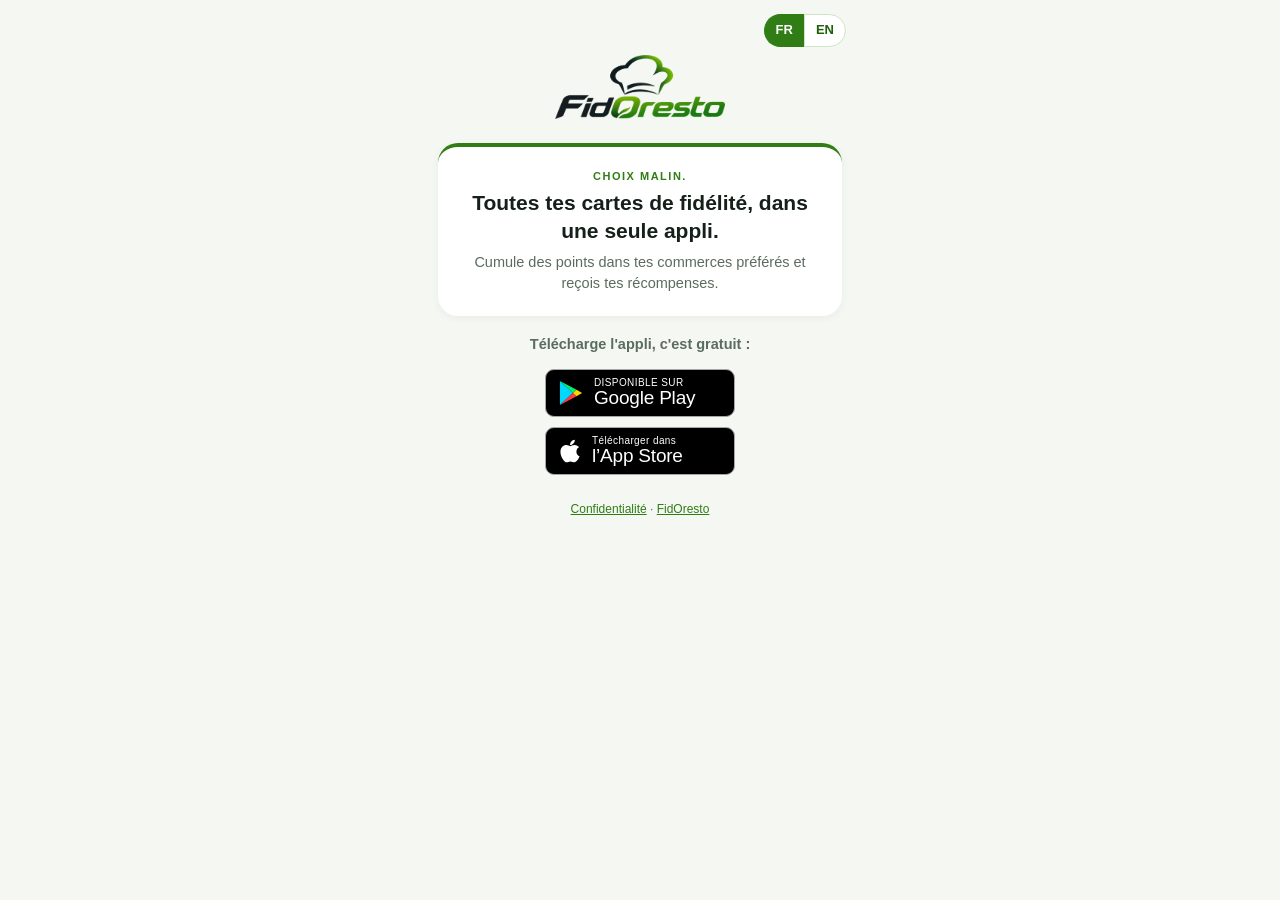
<file: rejoindre.html>
<!doctype html>
<html lang="fr"><head><meta charset="utf-8"><meta name="viewport" content="width=device-width, initial-scale=1">
<title>Rejoindre FidOresto</title>
<style>
:root{--bg:#F5F8F2;--t1:#16201A;--t2:#5B6B5E;--brand:#2F7D14}
*{box-sizing:border-box}
body{margin:0;background:var(--bg);color:var(--t1);font-family:-apple-system,BlinkMacSystemFont,"Segoe UI",Roboto,Helvetica,Arial,sans-serif;line-height:1.45}
.in{max-width:440px;margin:0 auto;padding:28px 18px 36px;text-align:center}
.logo{width:170px;max-width:55%;height:auto}
.card{background:#fff;border-radius:20px;padding:22px 18px;margin-top:18px;box-shadow:0 2px 8px rgba(0,0,0,.05);border-top:4px solid var(--brand)}
.k{font-size:11px;letter-spacing:1.5px;color:var(--brand);font-weight:700;text-transform:uppercase;margin-bottom:4px}
h1{font-size:21px;margin:0 0 8px;line-height:1.3}p{font-size:14.5px;color:var(--t2);margin:0}
.code{font-size:13px;color:var(--t2);margin-top:20px}.code b{color:var(--t1);letter-spacing:2px}
.open{display:inline-block;margin-top:8px;color:var(--brand);font-weight:700;font-size:14px}
.foot{font-size:12px;color:var(--t2);margin-top:26px}.foot a{color:var(--brand)}
.stores-b{display:flex;flex-direction:column;align-items:center;gap:10px;margin-top:14px}
.badge{display:inline-flex;align-items:center;gap:11px;background:#000;color:#fff;border:1px solid #A6A6A6;border-radius:9px;padding:7px 18px 7px 13px;min-width:190px;text-decoration:none;text-align:left;line-height:1.1}
.badge small{display:block;font-size:10px;letter-spacing:.4px;font-weight:500}
.badge b{display:block;font-size:19px;font-weight:500;letter-spacing:-.2px}
.badge.off{opacity:.38;cursor:default}
.soon2{font-size:12px;color:#5B6B5E;margin-top:-4px}
.cta{font-weight:700;font-size:14.5px;margin:18px 0 0}
.ios{display:none;background:#fff;border-radius:20px;padding:18px 16px;margin-top:16px;box-shadow:0 2px 8px rgba(0,0,0,.05);text-align:left}
.ios .big{border:2px dashed #9CCB86;border-radius:14px;padding:12px;text-align:center;margin-bottom:14px}
.ios .big small{display:block;font-size:12.5px;color:var(--t2)}
.ios .big b{display:block;font-size:30px;letter-spacing:6px;margin:4px 0 8px;color:var(--t1)}
.ios .copy{font:inherit;font-size:14px;font-weight:700;color:var(--brand);background:#fff;border:1.5px solid #CFE3C4;border-radius:99px;padding:6px 16px;cursor:pointer}
.ios ol{list-style:none;padding:0;margin:0}
.ios li{display:flex;gap:10px;align-items:flex-start;font-size:14.5px;margin:9px 0;color:var(--t1)}
.ios li span{flex:none;width:22px;height:22px;border-radius:11px;background:var(--brand);color:#fff;font-size:12.5px;font-weight:700;display:flex;align-items:center;justify-content:center}

.langsw{display:flex;justify-content:flex-end;margin:-14px -4px 8px}.langsw a{font-size:13px;font-weight:700;color:#1F5E0B;text-decoration:none;padding:6px 11px;border:1.5px solid #CFE3C4;background:#fff}.langsw a:first-child{border-radius:99px 0 0 99px;border-right:0}.langsw a:last-child{border-radius:0 99px 99px 0}.langsw a[aria-current]{background:#2F7D14;border-color:#2F7D14;color:#fff}</style><script defer src="https://cloud.umami.is/script.js" data-website-id="a5aa86f5-b2d7-4c99-a345-039bb4e6a7ff"></script>
<link rel="alternate" hreflang="fr" href="https://fidoresto.fr/rejoindre.html">
<link rel="alternate" hreflang="en" href="https://fidoresto.fr/en/rejoindre.html">
<link rel="alternate" hreflang="x-default" href="https://fidoresto.fr/rejoindre.html">
</head>
<body><main class="in">
<nav class="langsw" aria-label="Langue"><a href="rejoindre.html" hreflang="fr" lang="fr" aria-current="page">FR</a><a href="en/rejoindre.html" hreflang="en" lang="en">EN</a></nav>
<a href="/"><img class="logo" src="[data-uri]" alt="FidOresto"></a>
<div class="card">
  <div class="k" id="kicker">Choix malin.</div>
  <h1 id="title">Toutes tes cartes de fidélité, dans une seule appli.</h1>
  <p id="text">Cumule des points dans tes commerces préférés et reçois tes récompenses.</p>
</div>
<div class="ios" id="iosBox">
  <div class="big"><small>Ton code commerce</small><b id="iosCode"></b><button class="copy" id="copyBtn" type="button">Copier le code</button></div>
  <ol>
    <li><span>1</span><div>Installe FidOresto depuis l'App Store (bouton ci-dessous).</div></li>
    <li><span>2</span><div>Ouvre l'appli et crée ton compte client.</div></li>
    <li><span>3</span><div>Sur l'écran d'accueil, touche <b>« J'ai un code d'affiche »</b> et tape ce code : ta carte est ajoutée.</div></li>
  </ol>
</div>
<p class="cta">Télécharge l'appli, c'est gratuit :</p>
<div class="stores-b"><a class="badge" id="playBtn" href="https://play.google.com/store/apps/details?id=com.fidoresto.app" rel="noopener" data-umami-event="clic-google-play-rejoindre"><svg width="24" height="26" viewBox="0 0 26 28" aria-hidden="true"><path d="M1 1 L15 14 L1 27 Z" fill="#00D7FE"/><path d="M1 1 L19 10.5 L15 14 Z" fill="#00F076"/><path d="M1 27 L15 14 L19 17.5 Z" fill="#FF3A44"/><path d="M19 10.5 L25 14 L19 17.5 L15 14 Z" fill="#FFD400"/></svg><span><small>DISPONIBLE SUR</small><b>Google Play</b></span></a><a class="badge" id="appBtn" href="https://apps.apple.com/app/id6822352224" rel="noopener" data-umami-event="clic-app-store-rejoindre"><svg width="22" height="26" viewBox="0 0 384 512" aria-hidden="true"><path fill="#fff" d="M318.7 268.7c-.2-36.7 16.4-64.4 50-84.8-18.8-26.9-47.2-41.7-84.7-44.6-35.5-2.8-74.3 20.7-88.5 20.7-15 0-49.4-19.7-76.4-19.7C63.3 141.2 4 184.8 4 273.5q0 39.3 14.4 81.2c12.8 36.7 59 126.7 107.2 125.2 25.2-.6 43-17.9 75.8-17.9 31.8 0 48.3 17.9 76.4 17.9 48.6-.7 90.4-82.5 102.6-119.3-65.2-30.7-61.7-90-61.7-91.9zm-56.6-164.2c27.3-32.4 24.8-61.9 24-72.5-24.1 1.4-52 16.4-67.9 34.9-17.5 19.8-27.8 44.3-25.6 71.9 26.1 2 49.9-11.4 69.5-34.3z"/></svg><span><small>Télécharger dans</small><b>l’App Store</b></span></a></div>
<div id="codeBox" class="code" style="display:none"><span id="codeLabel">Déjà installée ? Code commerce <b id="code"></b></span><br><a class="open" id="openBtn" href="#">Ouvrir le commerce dans l'appli</a></div>
<div class="foot"><a href="confidentialite.html">Confidentialité</a> · <a href="/">FidOresto</a></div>
</main>
<script>
(function () {
  var PKG = 'com.fidoresto.app';
  var params = new URLSearchParams(location.search);
  var code = (params.get('c') || '').toUpperCase().replace(/[^A-Z0-9]/g, '').slice(0, 12);
  var name = (params.get('n') || '').trim().slice(0, 60);
  if (name) {
    document.getElementById('kicker').textContent = name;
    document.getElementById('title').textContent = name + " t'offre sa carte de fidélité.";
    document.getElementById('text').textContent = 'Installe FidOresto : ta carte est créée automatiquement.';
    document.title = name + ' – FidOresto';
  }
  var referrer = code ? '&referrer=' + encodeURIComponent('fido_code=' + code) : '';
  var playUrl = 'https://play.google.com/store/apps/details?id=' + PKG + referrer;
  var intentUrl = 'intent://rejoindre/' + code + '#Intent;scheme=fidoresto;package=' + PKG +
    ';S.browser_fallback_url=' + encodeURIComponent(playUrl) + ';end';
  var isAndroid = /Android/i.test(navigator.userAgent);
  document.getElementById('playBtn').href = (isAndroid && code) ? intentUrl : playUrl;
  if (code) {
    document.getElementById('codeBox').style.display = '';
    document.getElementById('code').textContent = code;
    document.getElementById('openBtn').href = isAndroid ? intentUrl : 'fidoresto://rejoindre/' + code;
  }
  // iPhone : l'App Store ne transmet pas le code du commerce à l'appli.
  // On l'affiche en grand, avec les 3 étapes pour l'ajouter à la main.
  var isIOS = /iPhone|iPad|iPod/i.test(navigator.userAgent) ||
    (navigator.platform === 'MacIntel' && navigator.maxTouchPoints > 1);
  if (code && isIOS) {
    document.getElementById('iosBox').style.display = 'block';
    // Sur iPhone, seul le bouton App Store est utile.
    document.getElementById('playBtn').style.display = 'none';
    document.getElementById('iosCode').textContent = code;
    document.getElementById('text').textContent = "Installe FidOresto, puis ajoute ta carte avec le code ci-dessous.";
    document.getElementById('codeLabel').textContent = "Tu as déjà l'appli ?";
    var copyBtn = document.getElementById('copyBtn');
    copyBtn.addEventListener('click', function () {
      var done = function () { copyBtn.textContent = "Code copié ✓"; };
      if (navigator.clipboard && navigator.clipboard.writeText) {
        navigator.clipboard.writeText(code).then(done, function () {});
      } else {
        var tmp = document.createElement('textarea');
        tmp.value = code; document.body.appendChild(tmp); tmp.select();
        try { document.execCommand('copy'); done(); } catch (e) {}
        document.body.removeChild(tmp);
      }
    });
  }
})();
</script>
<script>document.querySelectorAll('.langsw a').forEach(function(a){a.addEventListener('click',function(){var b=a.getAttribute('href').split(/[?#]/)[0];a.href=b+location.search+location.hash;});});</script>
</body></html>
</file>
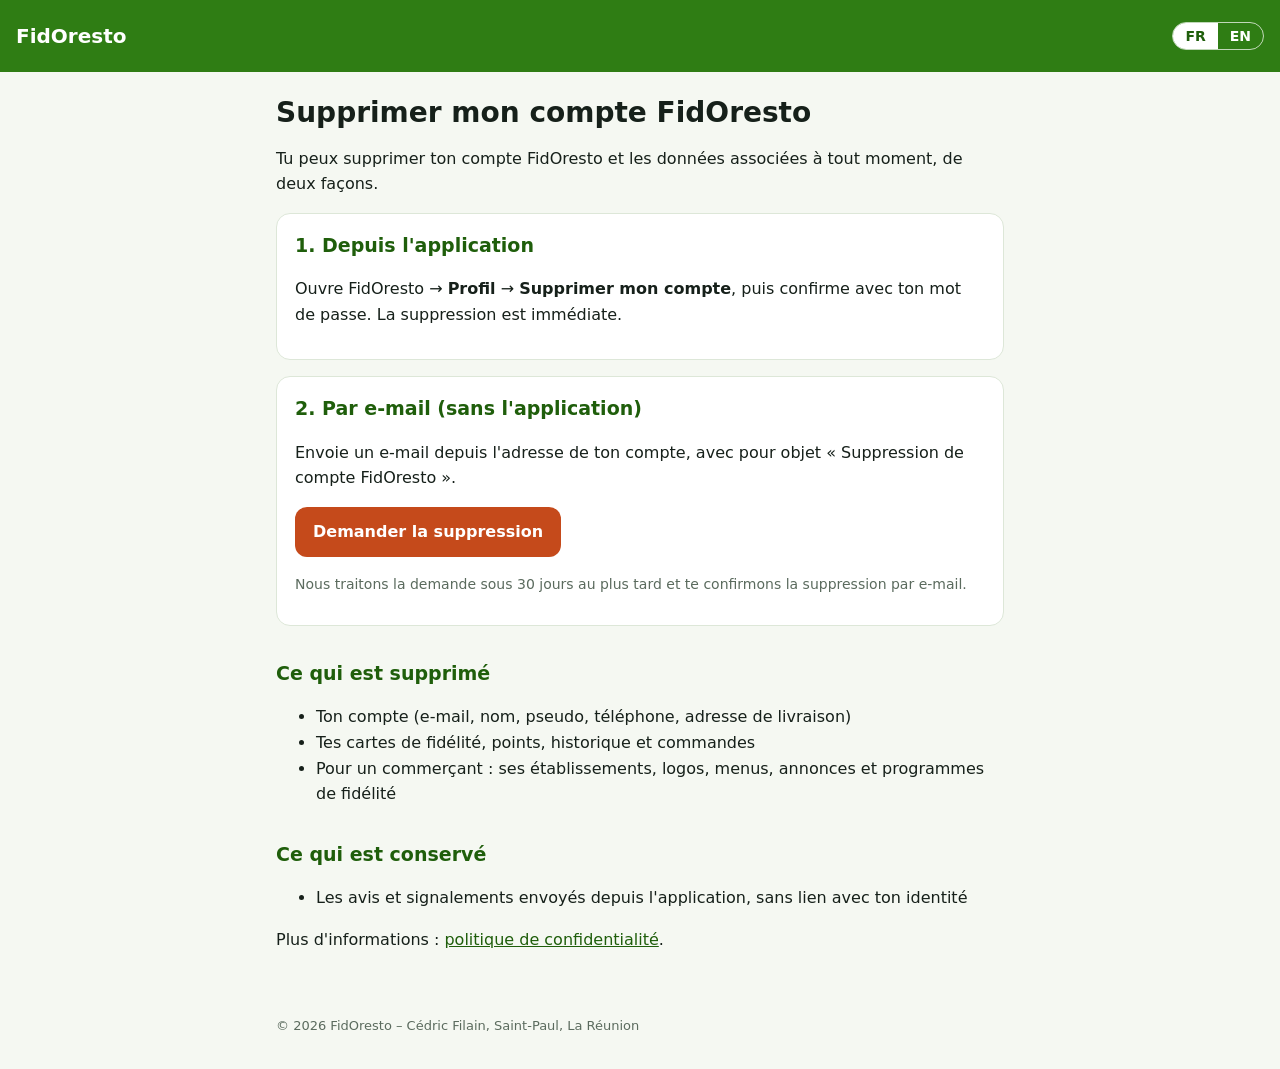
<file: suppression-compte.html>
<!DOCTYPE html>
<html lang="fr"><head><meta charset="utf-8"><meta name="viewport" content="width=device-width,initial-scale=1">
<title>Supprimer mon compte – FidOresto</title><link rel="stylesheet" href="style.css"><link rel="alternate" hreflang="fr" href="https://fidoresto.fr/suppression-compte.html">
<link rel="alternate" hreflang="en" href="https://fidoresto.fr/en/suppression-compte.html">
<link rel="alternate" hreflang="x-default" href="https://fidoresto.fr/suppression-compte.html">
</head>
<body><header><a href="index.html">FidOresto</a><nav class="langsw" aria-label="Langue"><a href="suppression-compte.html" hreflang="fr" lang="fr" aria-current="page">FR</a><a href="en/suppression-compte.html" hreflang="en" lang="en">EN</a></nav></header>
<main>
<h1>Supprimer mon compte FidOresto</h1>
<p>Tu peux supprimer ton compte FidOresto et les données associées à tout moment, de deux façons.</p>

<div class="card">
<h2 style="margin-top:0">1. Depuis l'application</h2>
<p>Ouvre FidOresto → <strong>Profil</strong> → <strong>Supprimer mon compte</strong>, puis confirme avec ton mot de passe. La suppression est immédiate.</p>
</div>

<div class="card">
<h2 style="margin-top:0">2. Par e-mail (sans l'application)</h2>
<p>Envoie un e-mail depuis l'adresse de ton compte, avec pour objet « Suppression de compte FidOresto ».</p>
<p><a class="btn" href="mailto:fidorestocontact@gmail.com?subject=Suppression%20de%20compte%20FidOresto&amp;body=Bonjour%2C%0A%0AJe%20souhaite%20supprimer%20mon%20compte%20FidOresto%20associ%C3%A9%20%C3%A0%20cette%20adresse%20e-mail.%0A%0AMerci">Demander la suppression</a></p>
<p class="muted">Nous traitons la demande sous 30 jours au plus tard et te confirmons la suppression par e-mail.</p>
</div>

<h2>Ce qui est supprimé</h2>
<ul>
<li>Ton compte (e-mail, nom, pseudo, téléphone, adresse de livraison)</li>
<li>Tes cartes de fidélité, points, historique et commandes</li>
<li>Pour un commerçant : ses établissements, logos, menus, annonces et programmes de fidélité</li>
</ul>

<h2>Ce qui est conservé</h2>
<ul>
<li>Les avis et signalements envoyés depuis l'application, sans lien avec ton identité</li>
</ul>

<p>Plus d'informations : <a href="confidentialite.html">politique de confidentialité</a>.</p>
</main>
<footer>© 2026 FidOresto – Cédric Filain, Saint-Paul, La Réunion</footer>
<script>document.querySelectorAll('.langsw a').forEach(function(a){a.addEventListener('click',function(){var b=a.getAttribute('href').split(/[?#]/)[0];a.href=b+location.search+location.hash;});});</script>
</body></html>
</file>
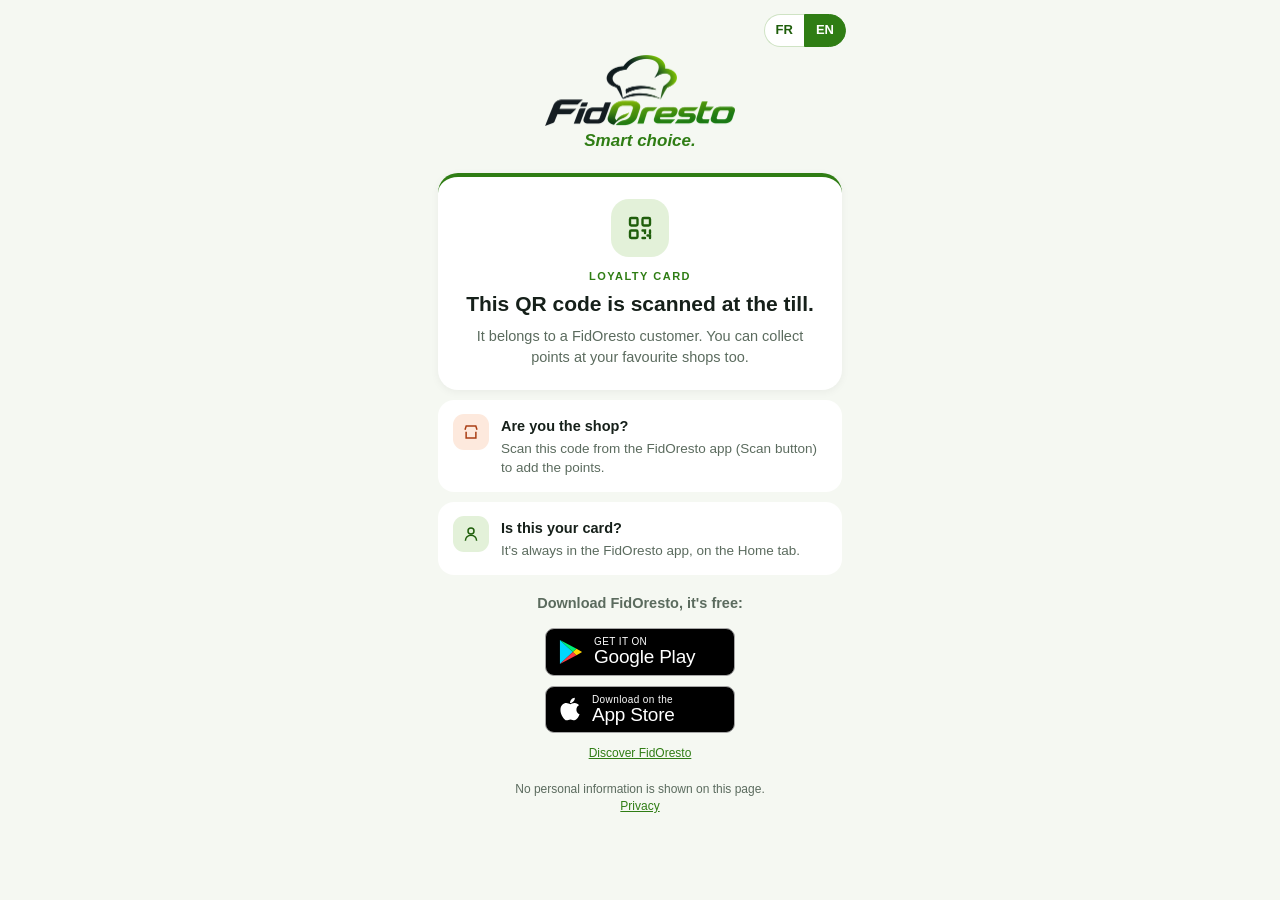
<file: en/carte.html>
<!doctype html>
<html lang="en"><head><meta charset="utf-8"><meta name="viewport" content="width=device-width, initial-scale=1">
<meta name="robots" content="noindex">
<title>FidOresto loyalty card</title>
<style>
:root{--bg:#F5F8F2;--t1:#16201A;--t2:#5B6B5E;--brand:#2F7D14;--accent:#C54A1B}
*{box-sizing:border-box}
body{margin:0;background:var(--bg);color:var(--t1);font-family:-apple-system,BlinkMacSystemFont,"Segoe UI",Roboto,Helvetica,Arial,sans-serif;line-height:1.45}
.in{max-width:440px;margin:0 auto;padding:28px 18px 36px;text-align:center}
.logo{width:190px;max-width:60%;height:auto}
.sl{color:var(--brand);font-weight:700;font-style:italic;font-size:17px;margin:-4px 0 20px}
.card{background:#fff;border-radius:20px;padding:22px 18px;box-shadow:0 2px 8px rgba(0,0,0,.05);border-top:4px solid var(--brand)}
.k{font-size:11px;letter-spacing:1.5px;color:var(--brand);font-weight:700;text-transform:uppercase;margin-bottom:4px}
.ic{width:58px;height:58px;border-radius:18px;background:#E3F1D9;color:#1F5E0B;display:flex;align-items:center;justify-content:center;margin:0 auto 12px}
h1{font-size:21px;margin:0 0 6px}p{font-size:14.5px;color:var(--t2);margin:0}
.box{background:#fff;border-radius:16px;padding:14px 15px;margin-top:10px;text-align:left;display:flex;gap:12px;align-items:flex-start}
.ic2{width:36px;height:36px;border-radius:11px;flex-shrink:0;display:flex;align-items:center;justify-content:center}
.g{background:#E3F1D9;color:#1F5E0B}.o{background:#FDE9DD;color:#A93E14}
.box b{font-size:14.5px}.box p{font-size:13.5px;margin-top:2px}
.btn{display:block;background:var(--accent);color:#fff;font-weight:800;border-radius:14px;padding:14px;margin-top:18px;font-size:15px;text-decoration:none}
.soon{font-size:12.5px;color:var(--t2);margin-top:9px}
.foot{font-size:12px;color:var(--t2);margin-top:18px}.foot a{color:var(--brand)}
.stores-b{display:flex;flex-direction:column;align-items:center;gap:10px;margin-top:14px}
.badge{display:inline-flex;align-items:center;gap:11px;background:#000;color:#fff;border:1px solid #A6A6A6;border-radius:9px;padding:7px 18px 7px 13px;min-width:190px;text-decoration:none;text-align:left;line-height:1.1}
.badge small{display:block;font-size:10px;letter-spacing:.4px;font-weight:500}
.badge b{display:block;font-size:19px;font-weight:500;letter-spacing:-.2px}
.badge.off{opacity:.38;cursor:default}
.soon2{font-size:12px;color:#5B6B5E;margin-top:-4px}
.cta{font-weight:700;font-size:14.5px;margin:18px 0 0}
.langsw{display:flex;justify-content:flex-end;margin:-14px -4px 8px}.langsw a{font-size:13px;font-weight:700;color:#1F5E0B;text-decoration:none;padding:6px 11px;border:1.5px solid #CFE3C4;background:#fff}.langsw a:first-child{border-radius:99px 0 0 99px;border-right:0}.langsw a:last-child{border-radius:0 99px 99px 0}.langsw a[aria-current]{background:#2F7D14;border-color:#2F7D14;color:#fff}</style><script defer src="https://cloud.umami.is/script.js" data-website-id="a5aa86f5-b2d7-4c99-a345-039bb4e6a7ff"></script>
<link rel="alternate" hreflang="fr" href="https://fidoresto.fr/carte.html">
<link rel="alternate" hreflang="en" href="https://fidoresto.fr/en/carte.html">
<link rel="alternate" hreflang="x-default" href="https://fidoresto.fr/carte.html">
</head>
<body><main class="in">
<nav class="langsw" aria-label="Language"><a href="../carte.html" hreflang="fr" lang="fr">FR</a><a href="carte.html" hreflang="en" lang="en" aria-current="page">EN</a></nav>
<a href="/en/"><img class="logo" src="[data-uri]" alt="FidOresto"></a>
<div class="sl">Smart choice.</div>
<div class="card">
  <div class="ic"><svg width="30" height="30" viewBox="0 0 24 24" fill="none" stroke="currentColor" stroke-width="1.9" stroke-linecap="round" aria-hidden="true"><rect x="4" y="4" width="6" height="6" rx="1"/><rect x="14" y="4" width="6" height="6" rx="1"/><rect x="4" y="14" width="6" height="6" rx="1"/><path d="M14 14h2v2M20 14v2M14 20h2M18 18h2v2"/></svg></div>
  <div class="k">Loyalty card</div>
  <h1>This QR code is scanned at the till.</h1>
  <p>It belongs to a FidOresto customer. You can collect points at your favourite shops too.</p>
</div>
<div class="box"><div class="ic2 o"><svg width="18" height="18" viewBox="0 0 24 24" fill="none" stroke="currentColor" stroke-width="2" aria-hidden="true"><path d="M4 9l1.6-5h12.8L20 9"/><path d="M5.5 11.5V20h13v-8.5"/></svg></div>
  <div><b>Are you the shop?</b><p>Scan this code from the FidOresto app (Scan button) to add the points.</p></div></div>
<div class="box"><div class="ic2 g"><svg width="18" height="18" viewBox="0 0 24 24" fill="none" stroke="currentColor" stroke-width="2" aria-hidden="true"><circle cx="12" cy="8" r="4"/><path d="M4.5 21c0-4 3.4-7.5 7.5-7.5s7.5 3.5 7.5 7.5"/></svg></div>
  <div><b>Is this your card?</b><p>It's always in the FidOresto app, on the Home tab.</p></div></div>
<p class="cta">Download FidOresto, it's free:</p>
<div class="stores-b"><a class="badge" href="https://play.google.com/store/apps/details?id=com.fidoresto.app" rel="noopener" data-umami-event="clic-google-play-carte"><svg width="24" height="26" viewBox="0 0 26 28" aria-hidden="true"><path d="M1 1 L15 14 L1 27 Z" fill="#00D7FE"/><path d="M1 1 L19 10.5 L15 14 Z" fill="#00F076"/><path d="M1 27 L15 14 L19 17.5 Z" fill="#FF3A44"/><path d="M19 10.5 L25 14 L19 17.5 L15 14 Z" fill="#FFD400"/></svg><span><small>GET IT ON</small><b>Google Play</b></span></a><a class="badge" id="appBtn" href="https://apps.apple.com/app/id6822352224" rel="noopener" data-umami-event="clic-app-store-carte"><svg width="22" height="26" viewBox="0 0 384 512" aria-hidden="true"><path fill="#fff" d="M318.7 268.7c-.2-36.7 16.4-64.4 50-84.8-18.8-26.9-47.2-41.7-84.7-44.6-35.5-2.8-74.3 20.7-88.5 20.7-15 0-49.4-19.7-76.4-19.7C63.3 141.2 4 184.8 4 273.5q0 39.3 14.4 81.2c12.8 36.7 59 126.7 107.2 125.2 25.2-.6 43-17.9 75.8-17.9 31.8 0 48.3 17.9 76.4 17.9 48.6-.7 90.4-82.5 102.6-119.3-65.2-30.7-61.7-90-61.7-91.9zm-56.6-164.2c27.3-32.4 24.8-61.9 24-72.5-24.1 1.4-52 16.4-67.9 34.9-17.5 19.8-27.8 44.3-25.6 71.9 26.1 2 49.9-11.4 69.5-34.3z"/></svg><span><small>Download on the</small><b>App Store</b></span></a></div>
<div class="foot" style="margin-top:12px"><a href="/en/">Discover FidOresto</a></div>
<div class="foot">No personal information is shown on this page.<br><a href="confidentialite.html">Privacy</a></div>
</main><script>document.querySelectorAll('.langsw a').forEach(function(a){a.addEventListener('click',function(){var b=a.getAttribute('href').split(/[?#]/)[0];a.href=b+location.search+location.hash;});});</script>
</body></html>
</file>
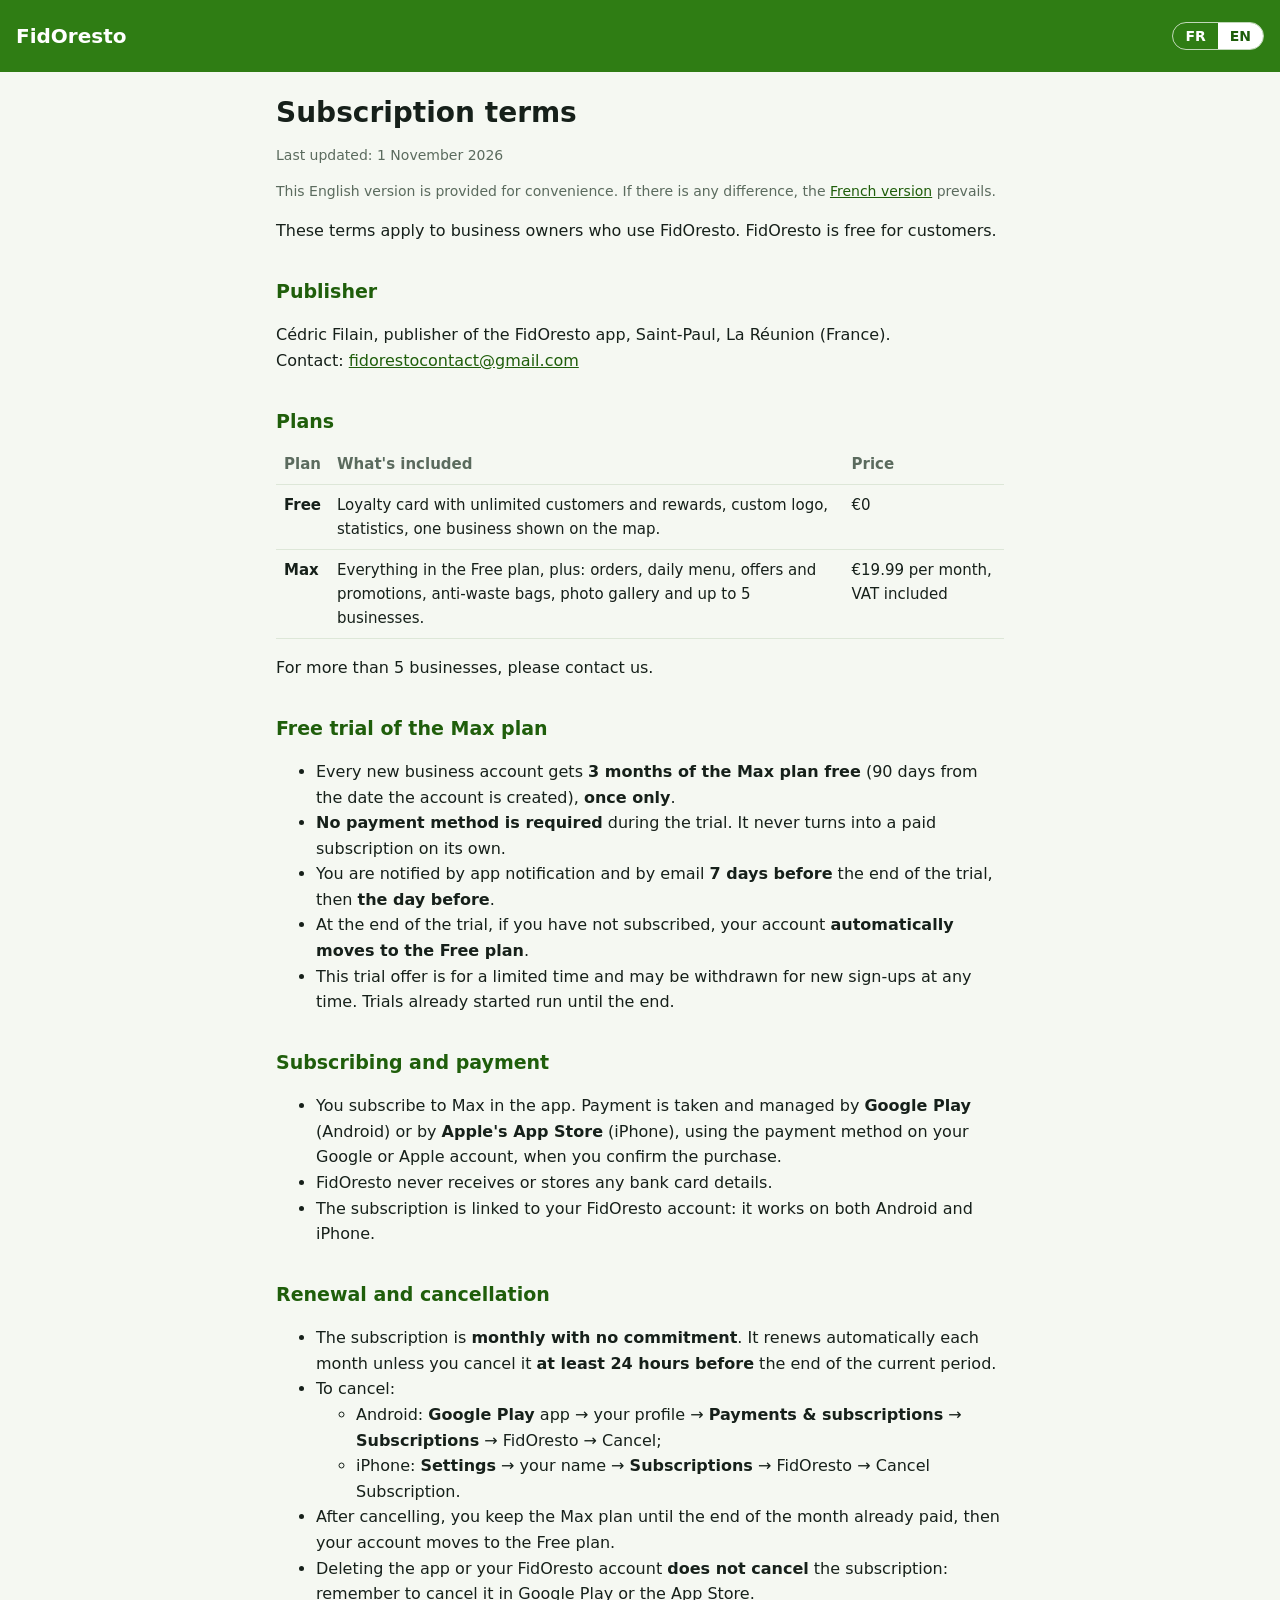
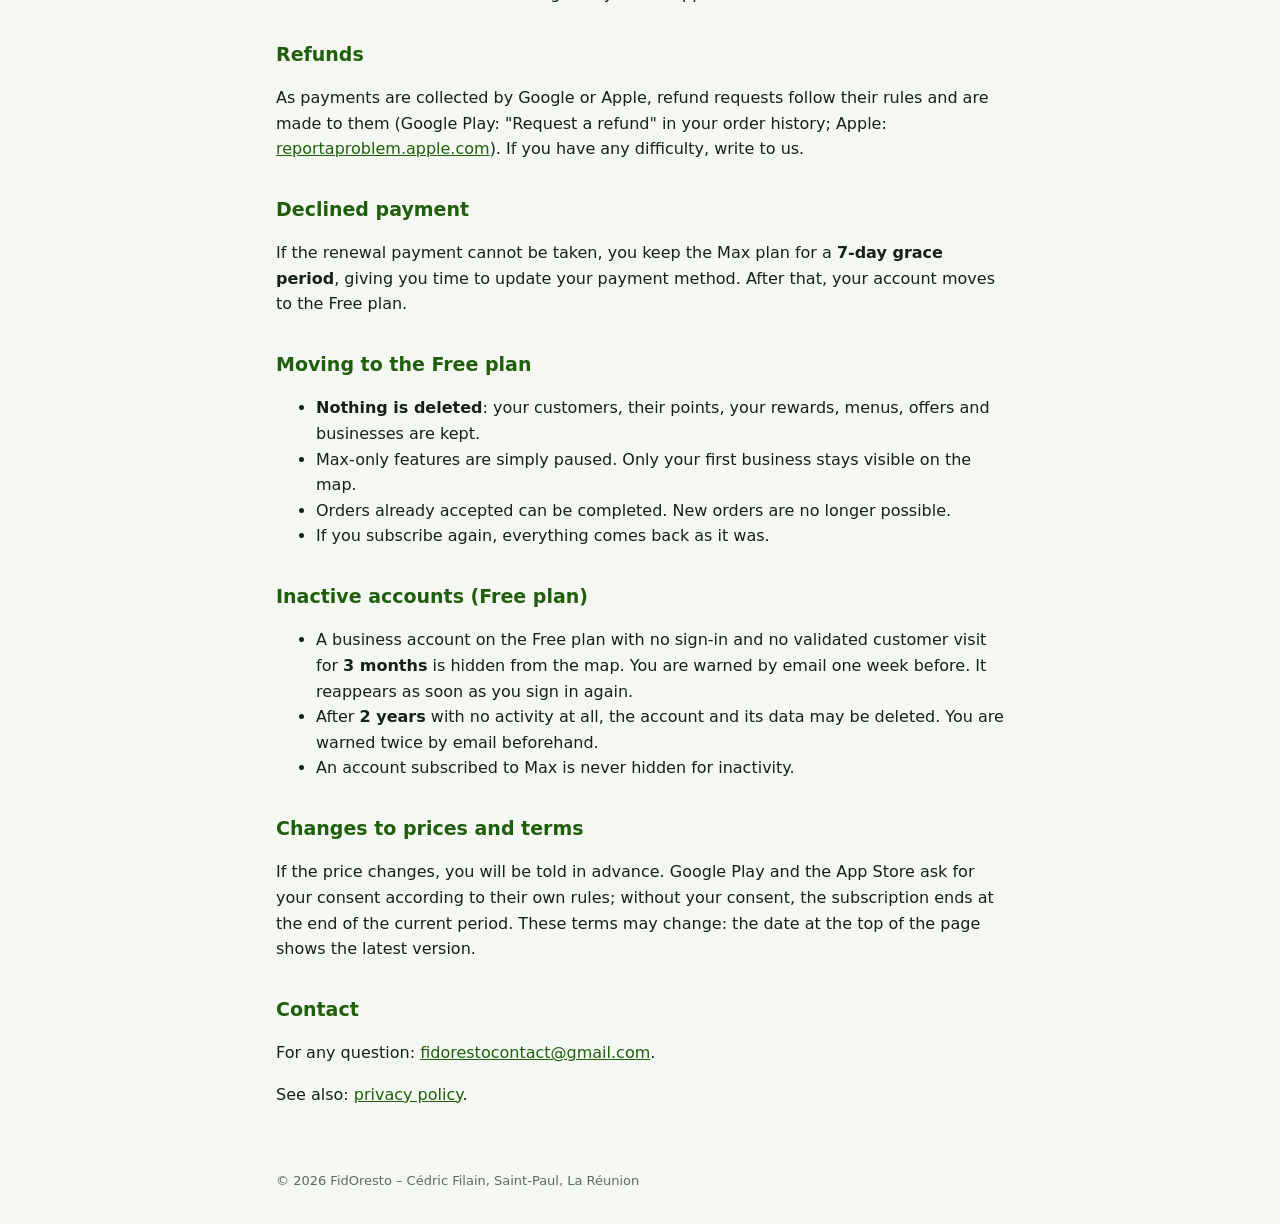
<file: en/conditions-abonnement.html>
<!DOCTYPE html>
<html lang="en"><head><meta charset="utf-8"><meta name="viewport" content="width=device-width,initial-scale=1">
<title>Subscription terms – FidOresto</title><link rel="stylesheet" href="../style.css"><link rel="alternate" hreflang="fr" href="https://fidoresto.fr/conditions-abonnement.html">
<link rel="alternate" hreflang="en" href="https://fidoresto.fr/en/conditions-abonnement.html">
<link rel="alternate" hreflang="x-default" href="https://fidoresto.fr/conditions-abonnement.html">
<script defer src="https://cloud.umami.is/script.js" data-website-id="a5aa86f5-b2d7-4c99-a345-039bb4e6a7ff"></script>
</head>
<body><header><a href="index.html">FidOresto</a><nav class="langsw" aria-label="Language"><a href="../conditions-abonnement.html" hreflang="fr" lang="fr">FR</a><a href="conditions-abonnement.html" hreflang="en" lang="en" aria-current="page">EN</a></nav></header>
<main>
<h1>Subscription terms</h1>
<p class="muted">Last updated: 1 November 2026</p>
<p class="muted">This English version is provided for convenience. If there is any difference, the <a href="../conditions-abonnement.html">French version</a> prevails.</p>

<p>These terms apply to business owners who use FidOresto. FidOresto is free for customers.</p>

<h2>Publisher</h2>
<p>Cédric Filain, publisher of the FidOresto app, Saint-Paul, La Réunion (France).<br>
Contact: <a href="mailto:fidorestocontact@gmail.com">fidorestocontact@gmail.com</a></p>

<h2>Plans</h2>
<table>
<tr><th>Plan</th><th>What's included</th><th>Price</th></tr>
<tr><td><strong>Free</strong></td><td>Loyalty card with unlimited customers and rewards, custom logo, statistics, one business shown on the map.</td><td>€0</td></tr>
<tr><td><strong>Max</strong></td><td>Everything in the Free plan, plus: orders, daily menu, offers and promotions, anti-waste bags, photo gallery and up to 5 businesses.</td><td>€19.99 per month, VAT included</td></tr>
</table>
<p>For more than 5 businesses, please contact us.</p>

<h2>Free trial of the Max plan</h2>
<ul>
<li>Every new business account gets <strong>3 months of the Max plan free</strong> (90 days from the date the account is created), <strong>once only</strong>.</li>
<li><strong>No payment method is required</strong> during the trial. It never turns into a paid subscription on its own.</li>
<li>You are notified by app notification and by email <strong>7 days before</strong> the end of the trial, then <strong>the day before</strong>.</li>
<li>At the end of the trial, if you have not subscribed, your account <strong>automatically moves to the Free plan</strong>.</li>
<li>This trial offer is for a limited time and may be withdrawn for new sign-ups at any time. Trials already started run until the end.</li>
</ul>

<h2>Subscribing and payment</h2>
<ul>
<li>You subscribe to Max in the app. Payment is taken and managed by <strong>Google Play</strong> (Android) or by <strong>Apple's App Store</strong> (iPhone), using the payment method on your Google or Apple account, when you confirm the purchase.</li>
<li>FidOresto never receives or stores any bank card details.</li>
<li>The subscription is linked to your FidOresto account: it works on both Android and iPhone.</li>
</ul>

<h2>Renewal and cancellation</h2>
<ul>
<li>The subscription is <strong>monthly with no commitment</strong>. It renews automatically each month unless you cancel it <strong>at least 24 hours before</strong> the end of the current period.</li>
<li>To cancel:
  <ul>
  <li>Android: <strong>Google Play</strong> app → your profile → <strong>Payments &amp; subscriptions</strong> → <strong>Subscriptions</strong> → FidOresto → Cancel;</li>
  <li>iPhone: <strong>Settings</strong> → your name → <strong>Subscriptions</strong> → FidOresto → Cancel Subscription.</li>
  </ul></li>
<li>After cancelling, you keep the Max plan until the end of the month already paid, then your account moves to the Free plan.</li>
<li>Deleting the app or your FidOresto account <strong>does not cancel</strong> the subscription: remember to cancel it in Google Play or the App Store.</li>
</ul>

<h2>Refunds</h2>
<p>As payments are collected by Google or Apple, refund requests follow their rules and are made to them (Google Play: "Request a refund" in your order history; Apple: <a href="https://reportaproblem.apple.com">reportaproblem.apple.com</a>). If you have any difficulty, write to us.</p>

<h2>Declined payment</h2>
<p>If the renewal payment cannot be taken, you keep the Max plan for a <strong>7-day grace period</strong>, giving you time to update your payment method. After that, your account moves to the Free plan.</p>

<h2>Moving to the Free plan</h2>
<ul>
<li><strong>Nothing is deleted</strong>: your customers, their points, your rewards, menus, offers and businesses are kept.</li>
<li>Max-only features are simply paused. Only your first business stays visible on the map.</li>
<li>Orders already accepted can be completed. New orders are no longer possible.</li>
<li>If you subscribe again, everything comes back as it was.</li>
</ul>

<h2>Inactive accounts (Free plan)</h2>
<ul>
<li>A business account on the Free plan with no sign-in and no validated customer visit for <strong>3 months</strong> is hidden from the map. You are warned by email one week before. It reappears as soon as you sign in again.</li>
<li>After <strong>2 years</strong> with no activity at all, the account and its data may be deleted. You are warned twice by email beforehand.</li>
<li>An account subscribed to Max is never hidden for inactivity.</li>
</ul>

<h2>Changes to prices and terms</h2>
<p>If the price changes, you will be told in advance. Google Play and the App Store ask for your consent according to their own rules; without your consent, the subscription ends at the end of the current period. These terms may change: the date at the top of the page shows the latest version.</p>

<h2>Contact</h2>
<p>For any question: <a href="mailto:fidorestocontact@gmail.com">fidorestocontact@gmail.com</a>.</p>
<p>See also: <a href="confidentialite.html">privacy policy</a>.</p>
</main>
<footer>© 2026 FidOresto – Cédric Filain, Saint-Paul, La Réunion</footer>
<script>document.querySelectorAll('.langsw a').forEach(function(a){a.addEventListener('click',function(){var b=a.getAttribute('href').split(/[?#]/)[0];a.href=b+location.search+location.hash;});});</script>
</body></html>
</file>
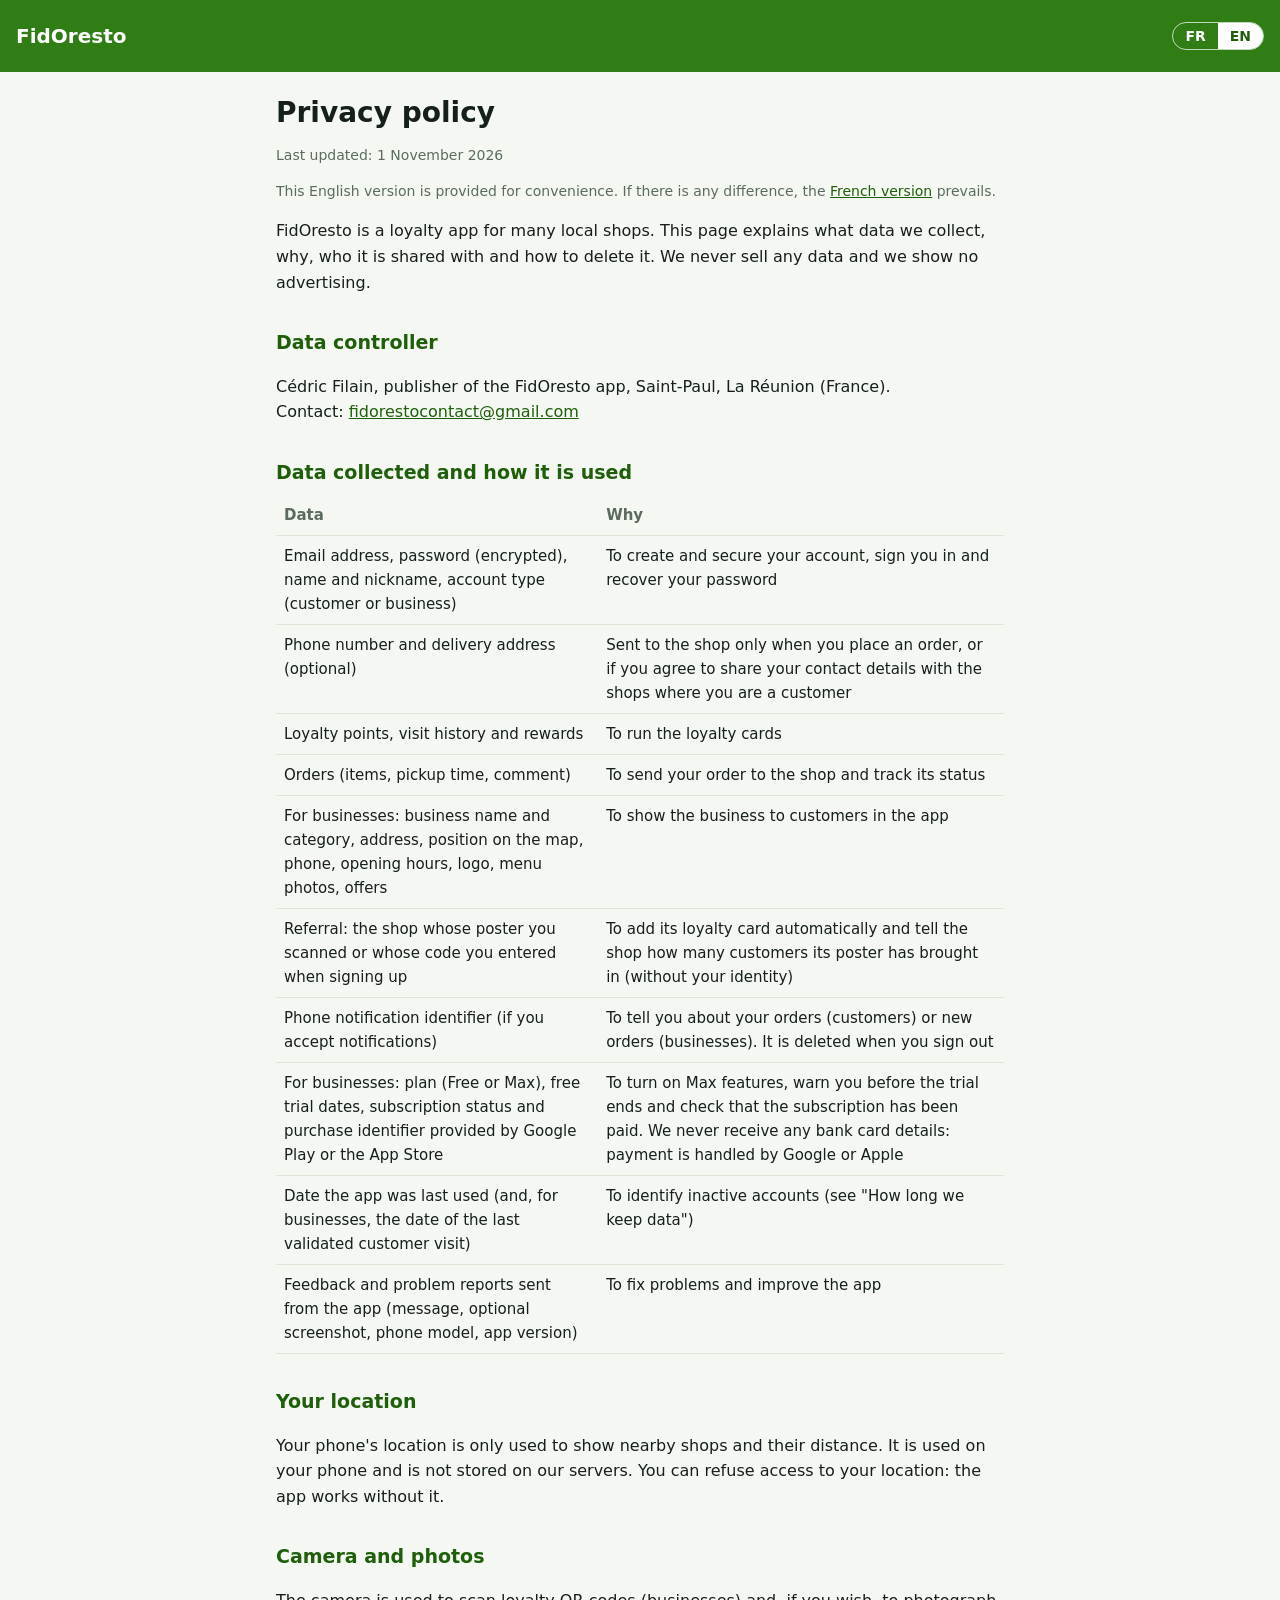
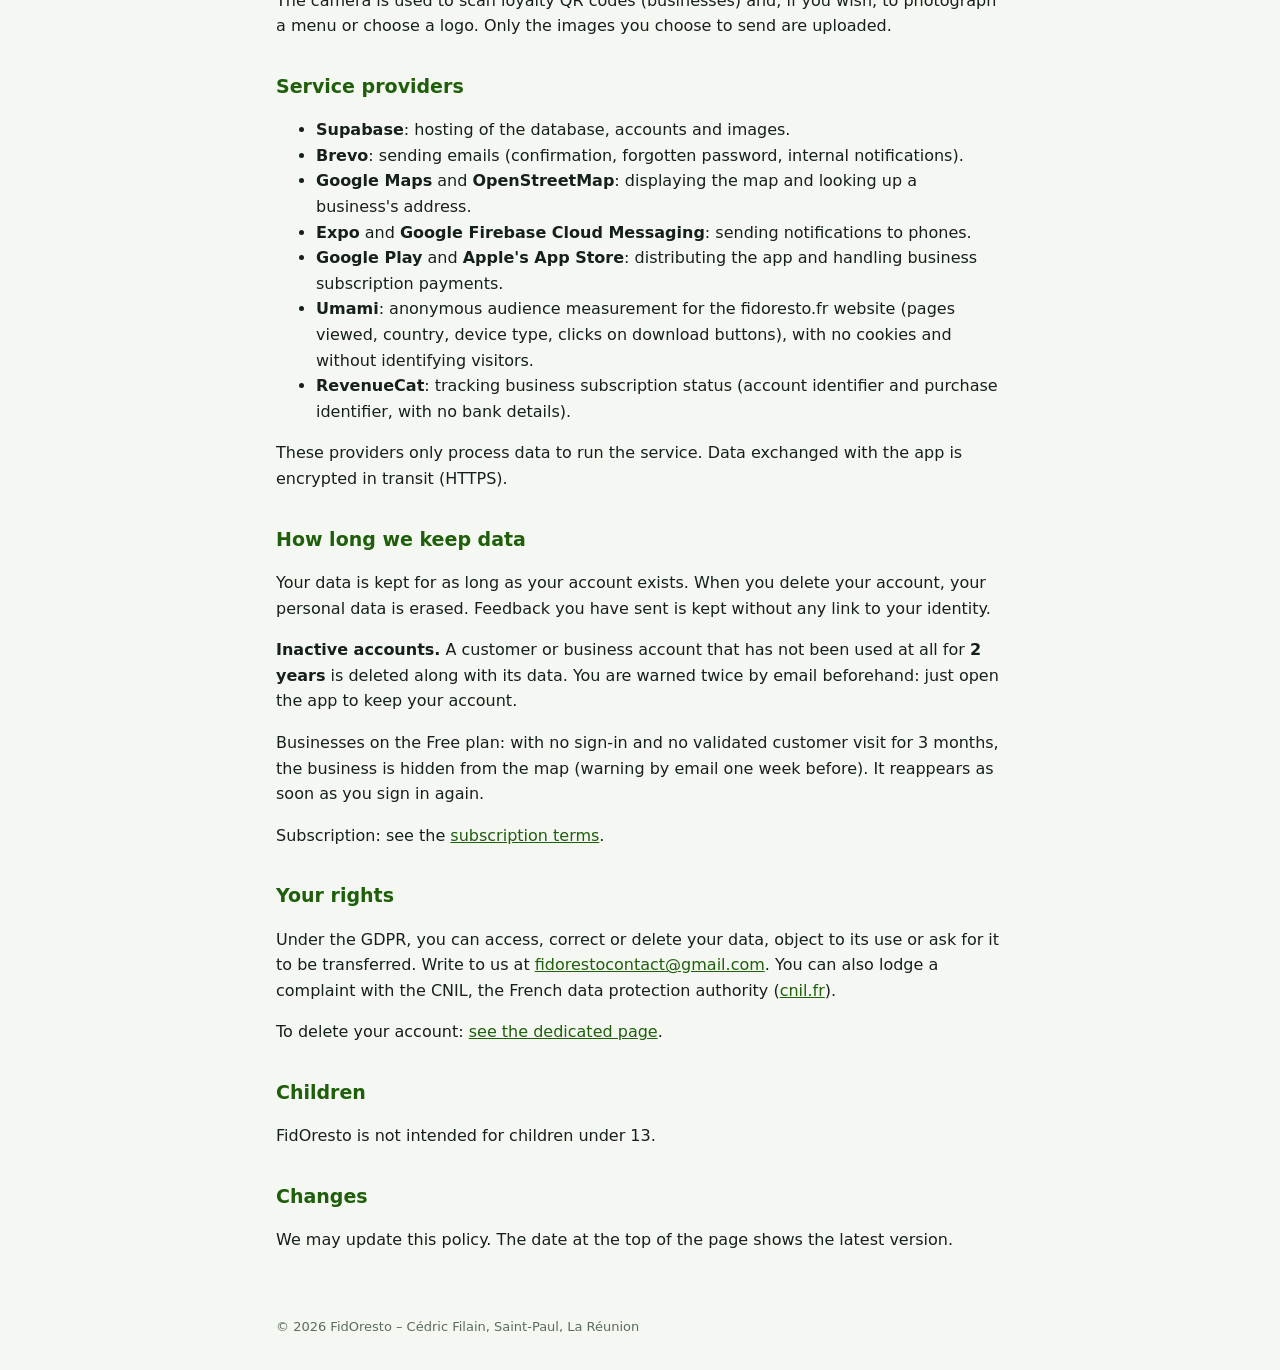
<file: en/confidentialite.html>
<!DOCTYPE html>
<html lang="en"><head><meta charset="utf-8"><meta name="viewport" content="width=device-width,initial-scale=1">
<title>Privacy – FidOresto</title><link rel="stylesheet" href="../style.css"><link rel="alternate" hreflang="fr" href="https://fidoresto.fr/confidentialite.html">
<link rel="alternate" hreflang="en" href="https://fidoresto.fr/en/confidentialite.html">
<link rel="alternate" hreflang="x-default" href="https://fidoresto.fr/confidentialite.html">
<script defer src="https://cloud.umami.is/script.js" data-website-id="a5aa86f5-b2d7-4c99-a345-039bb4e6a7ff"></script>
</head>
<body><header><a href="index.html">FidOresto</a><nav class="langsw" aria-label="Language"><a href="../confidentialite.html" hreflang="fr" lang="fr">FR</a><a href="confidentialite.html" hreflang="en" lang="en" aria-current="page">EN</a></nav></header>
<main>
<h1>Privacy policy</h1>
<p class="muted">Last updated: 1 November 2026</p>
<p class="muted">This English version is provided for convenience. If there is any difference, the <a href="../confidentialite.html">French version</a> prevails.</p>

<p>FidOresto is a loyalty app for many local shops. This page explains what data we collect, why, who it is shared with and how to delete it. We never sell any data and we show no advertising.</p>

<h2>Data controller</h2>
<p>Cédric Filain, publisher of the FidOresto app, Saint-Paul, La Réunion (France).<br>
Contact: <a href="mailto:fidorestocontact@gmail.com">fidorestocontact@gmail.com</a></p>

<h2>Data collected and how it is used</h2>
<table>
<tr><th>Data</th><th>Why</th></tr>
<tr><td>Email address, password (encrypted), name and nickname, account type (customer or business)</td><td>To create and secure your account, sign you in and recover your password</td></tr>
<tr><td>Phone number and delivery address (optional)</td><td>Sent to the shop only when you place an order, or if you agree to share your contact details with the shops where you are a customer</td></tr>
<tr><td>Loyalty points, visit history and rewards</td><td>To run the loyalty cards</td></tr>
<tr><td>Orders (items, pickup time, comment)</td><td>To send your order to the shop and track its status</td></tr>
<tr><td>For businesses: business name and category, address, position on the map, phone, opening hours, logo, menu photos, offers</td><td>To show the business to customers in the app</td></tr>
<tr><td>Referral: the shop whose poster you scanned or whose code you entered when signing up</td><td>To add its loyalty card automatically and tell the shop how many customers its poster has brought in (without your identity)</td></tr>
<tr><td>Phone notification identifier (if you accept notifications)</td><td>To tell you about your orders (customers) or new orders (businesses). It is deleted when you sign out</td></tr>
<tr><td>For businesses: plan (Free or Max), free trial dates, subscription status and purchase identifier provided by Google Play or the App Store</td><td>To turn on Max features, warn you before the trial ends and check that the subscription has been paid. We never receive any bank card details: payment is handled by Google or Apple</td></tr>
<tr><td>Date the app was last used (and, for businesses, the date of the last validated customer visit)</td><td>To identify inactive accounts (see "How long we keep data")</td></tr>
<tr><td>Feedback and problem reports sent from the app (message, optional screenshot, phone model, app version)</td><td>To fix problems and improve the app</td></tr>
</table>

<h2>Your location</h2>
<p>Your phone's location is only used to show nearby shops and their distance. It is used on your phone and is not stored on our servers. You can refuse access to your location: the app works without it.</p>

<h2>Camera and photos</h2>
<p>The camera is used to scan loyalty QR codes (businesses) and, if you wish, to photograph a menu or choose a logo. Only the images you choose to send are uploaded.</p>

<h2>Service providers</h2>
<ul>
<li><strong>Supabase</strong>: hosting of the database, accounts and images.</li>
<li><strong>Brevo</strong>: sending emails (confirmation, forgotten password, internal notifications).</li>
<li><strong>Google Maps</strong> and <strong>OpenStreetMap</strong>: displaying the map and looking up a business's address.</li>
<li><strong>Expo</strong> and <strong>Google Firebase Cloud Messaging</strong>: sending notifications to phones.</li>
<li><strong>Google Play</strong> and <strong>Apple's App Store</strong>: distributing the app and handling business subscription payments.</li>
<li><strong>Umami</strong>: anonymous audience measurement for the fidoresto.fr website (pages viewed, country, device type, clicks on download buttons), with no cookies and without identifying visitors.</li>
<li><strong>RevenueCat</strong>: tracking business subscription status (account identifier and purchase identifier, with no bank details).</li>
</ul>
<p>These providers only process data to run the service. Data exchanged with the app is encrypted in transit (HTTPS).</p>

<h2>How long we keep data</h2>
<p>Your data is kept for as long as your account exists. When you delete your account, your personal data is erased. Feedback you have sent is kept without any link to your identity.</p>
<p><strong>Inactive accounts.</strong> A customer or business account that has not been used at all for <strong>2 years</strong> is deleted along with its data. You are warned twice by email beforehand: just open the app to keep your account.</p>
<p>Businesses on the Free plan: with no sign-in and no validated customer visit for 3 months, the business is hidden from the map (warning by email one week before). It reappears as soon as you sign in again.</p>
<p>Subscription: see the <a href="conditions-abonnement.html">subscription terms</a>.</p>

<h2>Your rights</h2>
<p>Under the GDPR, you can access, correct or delete your data, object to its use or ask for it to be transferred. Write to us at <a href="mailto:fidorestocontact@gmail.com">fidorestocontact@gmail.com</a>. You can also lodge a complaint with the CNIL, the French data protection authority (<a href="https://www.cnil.fr">cnil.fr</a>).</p>
<p>To delete your account: <a href="suppression-compte.html">see the dedicated page</a>.</p>

<h2>Children</h2>
<p>FidOresto is not intended for children under 13.</p>

<h2>Changes</h2>
<p>We may update this policy. The date at the top of the page shows the latest version.</p>
</main>
<footer>© 2026 FidOresto – Cédric Filain, Saint-Paul, La Réunion</footer>
<script>document.querySelectorAll('.langsw a').forEach(function(a){a.addEventListener('click',function(){var b=a.getAttribute('href').split(/[?#]/)[0];a.href=b+location.search+location.hash;});});</script>
</body></html>
</file>
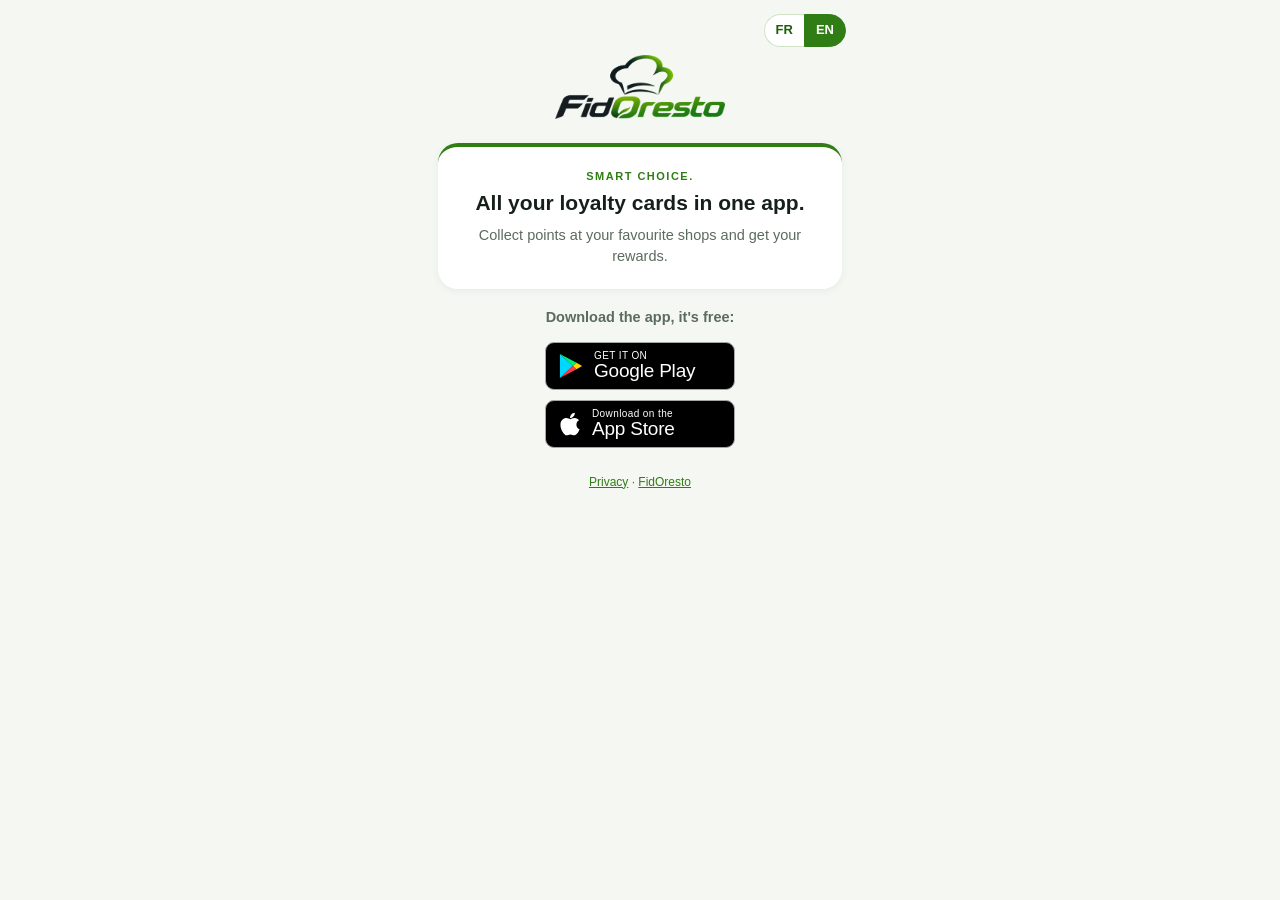
<file: en/rejoindre.html>
<!doctype html>
<html lang="en"><head><meta charset="utf-8"><meta name="viewport" content="width=device-width, initial-scale=1">
<title>Join FidOresto</title>
<style>
:root{--bg:#F5F8F2;--t1:#16201A;--t2:#5B6B5E;--brand:#2F7D14}
*{box-sizing:border-box}
body{margin:0;background:var(--bg);color:var(--t1);font-family:-apple-system,BlinkMacSystemFont,"Segoe UI",Roboto,Helvetica,Arial,sans-serif;line-height:1.45}
.in{max-width:440px;margin:0 auto;padding:28px 18px 36px;text-align:center}
.logo{width:170px;max-width:55%;height:auto}
.card{background:#fff;border-radius:20px;padding:22px 18px;margin-top:18px;box-shadow:0 2px 8px rgba(0,0,0,.05);border-top:4px solid var(--brand)}
.k{font-size:11px;letter-spacing:1.5px;color:var(--brand);font-weight:700;text-transform:uppercase;margin-bottom:4px}
h1{font-size:21px;margin:0 0 8px;line-height:1.3}p{font-size:14.5px;color:var(--t2);margin:0}
.code{font-size:13px;color:var(--t2);margin-top:20px}.code b{color:var(--t1);letter-spacing:2px}
.open{display:inline-block;margin-top:8px;color:var(--brand);font-weight:700;font-size:14px}
.foot{font-size:12px;color:var(--t2);margin-top:26px}.foot a{color:var(--brand)}
.stores-b{display:flex;flex-direction:column;align-items:center;gap:10px;margin-top:14px}
.badge{display:inline-flex;align-items:center;gap:11px;background:#000;color:#fff;border:1px solid #A6A6A6;border-radius:9px;padding:7px 18px 7px 13px;min-width:190px;text-decoration:none;text-align:left;line-height:1.1}
.badge small{display:block;font-size:10px;letter-spacing:.4px;font-weight:500}
.badge b{display:block;font-size:19px;font-weight:500;letter-spacing:-.2px}
.badge.off{opacity:.38;cursor:default}
.soon2{font-size:12px;color:#5B6B5E;margin-top:-4px}
.cta{font-weight:700;font-size:14.5px;margin:18px 0 0}
.ios{display:none;background:#fff;border-radius:20px;padding:18px 16px;margin-top:16px;box-shadow:0 2px 8px rgba(0,0,0,.05);text-align:left}
.ios .big{border:2px dashed #9CCB86;border-radius:14px;padding:12px;text-align:center;margin-bottom:14px}
.ios .big small{display:block;font-size:12.5px;color:var(--t2)}
.ios .big b{display:block;font-size:30px;letter-spacing:6px;margin:4px 0 8px;color:var(--t1)}
.ios .copy{font:inherit;font-size:14px;font-weight:700;color:var(--brand);background:#fff;border:1.5px solid #CFE3C4;border-radius:99px;padding:6px 16px;cursor:pointer}
.ios ol{list-style:none;padding:0;margin:0}
.ios li{display:flex;gap:10px;align-items:flex-start;font-size:14.5px;margin:9px 0;color:var(--t1)}
.ios li span{flex:none;width:22px;height:22px;border-radius:11px;background:var(--brand);color:#fff;font-size:12.5px;font-weight:700;display:flex;align-items:center;justify-content:center}

.langsw{display:flex;justify-content:flex-end;margin:-14px -4px 8px}.langsw a{font-size:13px;font-weight:700;color:#1F5E0B;text-decoration:none;padding:6px 11px;border:1.5px solid #CFE3C4;background:#fff}.langsw a:first-child{border-radius:99px 0 0 99px;border-right:0}.langsw a:last-child{border-radius:0 99px 99px 0}.langsw a[aria-current]{background:#2F7D14;border-color:#2F7D14;color:#fff}</style><script defer src="https://cloud.umami.is/script.js" data-website-id="a5aa86f5-b2d7-4c99-a345-039bb4e6a7ff"></script>
<link rel="alternate" hreflang="fr" href="https://fidoresto.fr/rejoindre.html">
<link rel="alternate" hreflang="en" href="https://fidoresto.fr/en/rejoindre.html">
<link rel="alternate" hreflang="x-default" href="https://fidoresto.fr/rejoindre.html">
</head>
<body><main class="in">
<nav class="langsw" aria-label="Language"><a href="../rejoindre.html" hreflang="fr" lang="fr">FR</a><a href="rejoindre.html" hreflang="en" lang="en" aria-current="page">EN</a></nav>
<a href="/en/"><img class="logo" src="[data-uri]" alt="FidOresto"></a>
<div class="card">
  <div class="k" id="kicker">Smart choice.</div>
  <h1 id="title">All your loyalty cards in one app.</h1>
  <p id="text">Collect points at your favourite shops and get your rewards.</p>
</div>
<div class="ios" id="iosBox">
  <div class="big"><small>Your shop code</small><b id="iosCode"></b><button class="copy" id="copyBtn" type="button">Copy the code</button></div>
  <ol>
    <li><span>1</span><div>Install FidOresto from the App Store (button below).</div></li>
    <li><span>2</span><div>Open the app and create your customer account.</div></li>
    <li><span>3</span><div>On the home screen, tap <b>"I have a poster code"</b> (<i>« J'ai un code d'affiche »</i>) and enter this code: your card is added.</div></li>
  </ol>
</div>
<p class="cta">Download the app, it's free:</p>
<div class="stores-b"><a class="badge" id="playBtn" href="https://play.google.com/store/apps/details?id=com.fidoresto.app" rel="noopener" data-umami-event="clic-google-play-rejoindre"><svg width="24" height="26" viewBox="0 0 26 28" aria-hidden="true"><path d="M1 1 L15 14 L1 27 Z" fill="#00D7FE"/><path d="M1 1 L19 10.5 L15 14 Z" fill="#00F076"/><path d="M1 27 L15 14 L19 17.5 Z" fill="#FF3A44"/><path d="M19 10.5 L25 14 L19 17.5 L15 14 Z" fill="#FFD400"/></svg><span><small>GET IT ON</small><b>Google Play</b></span></a><a class="badge" id="appBtn" href="https://apps.apple.com/app/id6822352224" rel="noopener" data-umami-event="clic-app-store-rejoindre"><svg width="22" height="26" viewBox="0 0 384 512" aria-hidden="true"><path fill="#fff" d="M318.7 268.7c-.2-36.7 16.4-64.4 50-84.8-18.8-26.9-47.2-41.7-84.7-44.6-35.5-2.8-74.3 20.7-88.5 20.7-15 0-49.4-19.7-76.4-19.7C63.3 141.2 4 184.8 4 273.5q0 39.3 14.4 81.2c12.8 36.7 59 126.7 107.2 125.2 25.2-.6 43-17.9 75.8-17.9 31.8 0 48.3 17.9 76.4 17.9 48.6-.7 90.4-82.5 102.6-119.3-65.2-30.7-61.7-90-61.7-91.9zm-56.6-164.2c27.3-32.4 24.8-61.9 24-72.5-24.1 1.4-52 16.4-67.9 34.9-17.5 19.8-27.8 44.3-25.6 71.9 26.1 2 49.9-11.4 69.5-34.3z"/></svg><span><small>Download on the</small><b>App Store</b></span></a></div>
<div id="codeBox" class="code" style="display:none"><span id="codeLabel">Already installed? Shop code <b id="code"></b></span><br><a class="open" id="openBtn" href="#">Open the shop in the app</a></div>
<div class="foot"><a href="confidentialite.html">Privacy</a> · <a href="/en/">FidOresto</a></div>
</main>
<script>
(function () {
  var PKG = 'com.fidoresto.app';
  var params = new URLSearchParams(location.search);
  var code = (params.get('c') || '').toUpperCase().replace(/[^A-Z0-9]/g, '').slice(0, 12);
  var name = (params.get('n') || '').trim().slice(0, 60);
  if (name) {
    document.getElementById('kicker').textContent = name;
    document.getElementById('title').textContent = name + ' is offering you their loyalty card.';
    document.getElementById('text').textContent = 'Install FidOresto: your card is created automatically.';
    document.title = name + ' – FidOresto';
  }
  var referrer = code ? '&referrer=' + encodeURIComponent('fido_code=' + code) : '';
  var playUrl = 'https://play.google.com/store/apps/details?id=' + PKG + referrer;
  var intentUrl = 'intent://rejoindre/' + code + '#Intent;scheme=fidoresto;package=' + PKG +
    ';S.browser_fallback_url=' + encodeURIComponent(playUrl) + ';end';
  var isAndroid = /Android/i.test(navigator.userAgent);
  document.getElementById('playBtn').href = (isAndroid && code) ? intentUrl : playUrl;
  if (code) {
    document.getElementById('codeBox').style.display = '';
    document.getElementById('code').textContent = code;
    document.getElementById('openBtn').href = isAndroid ? intentUrl : 'fidoresto://rejoindre/' + code;
  }
  // iPhone : l'App Store ne transmet pas le code du commerce à l'appli.
  // On l'affiche en grand, avec les 3 étapes pour l'ajouter à la main.
  var isIOS = /iPhone|iPad|iPod/i.test(navigator.userAgent) ||
    (navigator.platform === 'MacIntel' && navigator.maxTouchPoints > 1);
  if (code && isIOS) {
    document.getElementById('iosBox').style.display = 'block';
    // Sur iPhone, seul le bouton App Store est utile.
    document.getElementById('playBtn').style.display = 'none';
    document.getElementById('iosCode').textContent = code;
    document.getElementById('text').textContent = "Install FidOresto, then add your card with the code below.";
    document.getElementById('codeLabel').textContent = "Already have the app?";
    var copyBtn = document.getElementById('copyBtn');
    copyBtn.addEventListener('click', function () {
      var done = function () { copyBtn.textContent = "Code copied ✓"; };
      if (navigator.clipboard && navigator.clipboard.writeText) {
        navigator.clipboard.writeText(code).then(done, function () {});
      } else {
        var tmp = document.createElement('textarea');
        tmp.value = code; document.body.appendChild(tmp); tmp.select();
        try { document.execCommand('copy'); done(); } catch (e) {}
        document.body.removeChild(tmp);
      }
    });
  }
})();
</script>
<script>document.querySelectorAll('.langsw a').forEach(function(a){a.addEventListener('click',function(){var b=a.getAttribute('href').split(/[?#]/)[0];a.href=b+location.search+location.hash;});});</script>
</body></html>
</file>
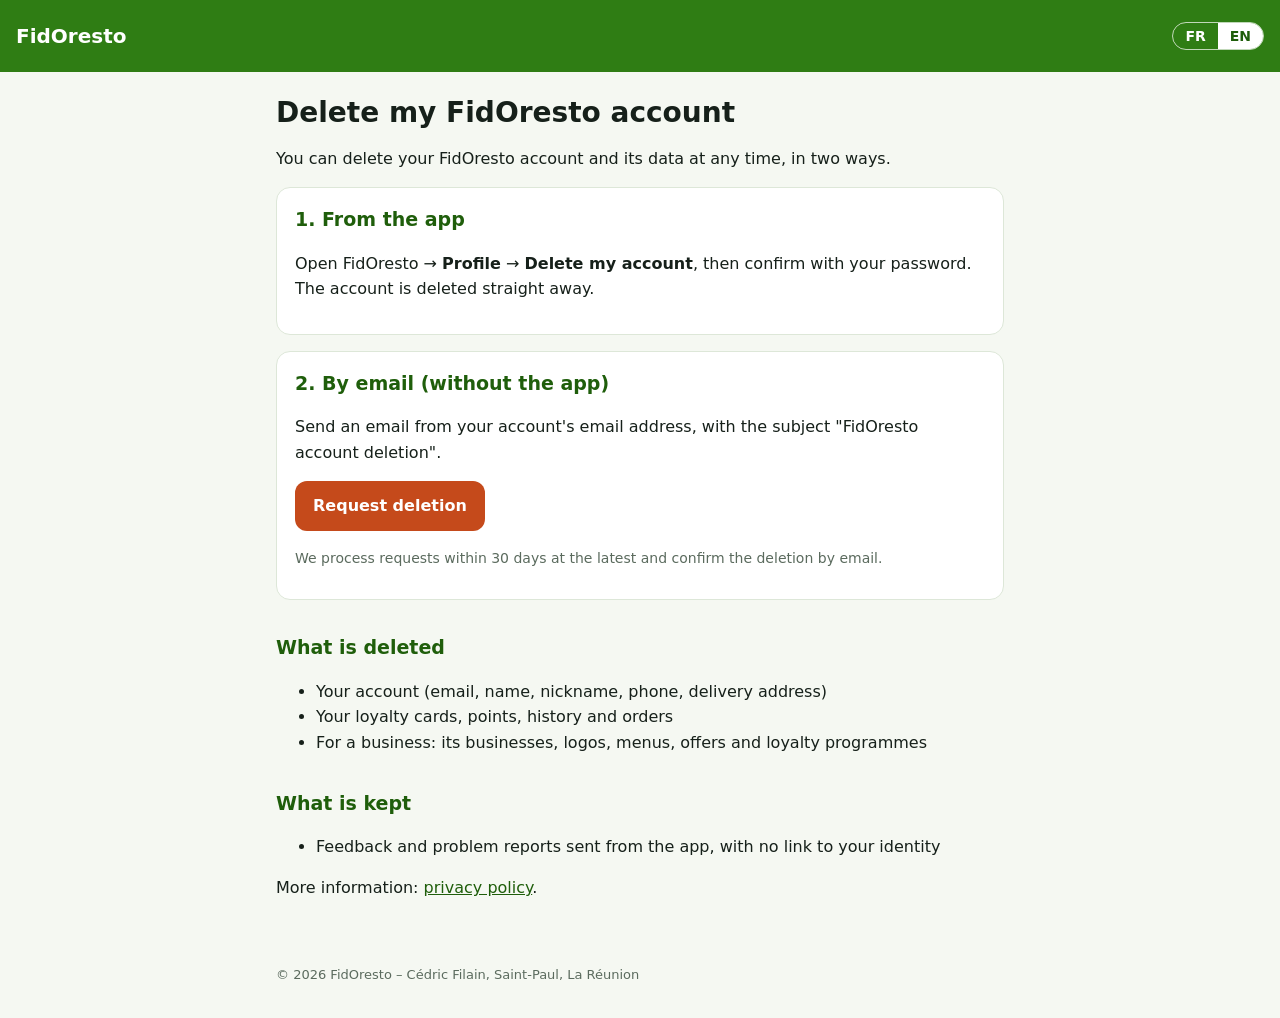
<file: en/suppression-compte.html>
<!DOCTYPE html>
<html lang="en"><head><meta charset="utf-8"><meta name="viewport" content="width=device-width,initial-scale=1">
<title>Delete my account – FidOresto</title><link rel="stylesheet" href="../style.css"><link rel="alternate" hreflang="fr" href="https://fidoresto.fr/suppression-compte.html">
<link rel="alternate" hreflang="en" href="https://fidoresto.fr/en/suppression-compte.html">
<link rel="alternate" hreflang="x-default" href="https://fidoresto.fr/suppression-compte.html">
</head>
<body><header><a href="index.html">FidOresto</a><nav class="langsw" aria-label="Language"><a href="../suppression-compte.html" hreflang="fr" lang="fr">FR</a><a href="suppression-compte.html" hreflang="en" lang="en" aria-current="page">EN</a></nav></header>
<main>
<h1>Delete my FidOresto account</h1>
<p>You can delete your FidOresto account and its data at any time, in two ways.</p>

<div class="card">
<h2 style="margin-top:0">1. From the app</h2>
<p>Open FidOresto → <strong>Profile</strong> → <strong>Delete my account</strong>, then confirm with your password. The account is deleted straight away.</p>
</div>

<div class="card">
<h2 style="margin-top:0">2. By email (without the app)</h2>
<p>Send an email from your account's email address, with the subject "FidOresto account deletion".</p>
<p><a class="btn" href="mailto:fidorestocontact@gmail.com?subject=FidOresto%20account%20deletion&amp;body=Hello%2C%0A%0APlease%20delete%20the%20FidOresto%20account%20linked%20to%20this%20email%20address.%0A%0AThank%20you">Request deletion</a></p>
<p class="muted">We process requests within 30 days at the latest and confirm the deletion by email.</p>
</div>

<h2>What is deleted</h2>
<ul>
<li>Your account (email, name, nickname, phone, delivery address)</li>
<li>Your loyalty cards, points, history and orders</li>
<li>For a business: its businesses, logos, menus, offers and loyalty programmes</li>
</ul>

<h2>What is kept</h2>
<ul>
<li>Feedback and problem reports sent from the app, with no link to your identity</li>
</ul>

<p>More information: <a href="confidentialite.html">privacy policy</a>.</p>
</main>
<footer>© 2026 FidOresto – Cédric Filain, Saint-Paul, La Réunion</footer>
<script>document.querySelectorAll('.langsw a').forEach(function(a){a.addEventListener('click',function(){var b=a.getAttribute('href').split(/[?#]/)[0];a.href=b+location.search+location.hash;});});</script>
</body></html>
</file>
<file: style.css>
:root{--brand:#2F7D14;--brand-dark:#1F5E0B;--accent:#C54A1B;--bg:#F5F8F2;--card:#fff;--text:#16201A;--muted:#5B6B5E;--border:#DDE7D8}
*{box-sizing:border-box}
body{margin:0;background:var(--bg);color:var(--text);font:16px/1.6 system-ui,-apple-system,"Segoe UI",Roboto,sans-serif}
header{background:var(--brand);color:#fff;padding:20px 16px}
header a{color:#fff;text-decoration:none;font-weight:800;font-size:20px}
main{max-width:760px;margin:0 auto;padding:24px 16px 48px}
h1{font-size:28px;line-height:1.2;margin:0 0 6px}
h2{font-size:19px;margin:32px 0 8px;color:var(--brand-dark)}
.muted{color:var(--muted);font-size:14px}
.card{background:var(--card);border:1px solid var(--border);border-radius:14px;padding:16px 18px;margin:16px 0}
.btn{display:inline-block;background:var(--accent);color:#fff;text-decoration:none;font-weight:700;padding:12px 18px;border-radius:12px}
table{width:100%;border-collapse:collapse;font-size:15px}
th,td{text-align:left;vertical-align:top;padding:8px;border-bottom:1px solid var(--border)}
th{color:var(--muted);font-weight:600}
a{color:var(--brand-dark)}
footer{max-width:760px;margin:0 auto;padding:0 16px 32px;color:var(--muted);font-size:13px}
/* Sélecteur de langue FR | EN (en haut à droite, visible aussi sur téléphone) */
header{display:flex;align-items:center;justify-content:space-between;gap:12px}
.langsw{display:inline-flex;border:1.5px solid rgba(255,255,255,.7);border-radius:99px;overflow:hidden;flex-shrink:0}
.langsw a{color:#fff;font-size:14px;font-weight:700;padding:6px 12px;text-decoration:none;line-height:1}
.langsw a[aria-current]{background:#fff;color:var(--brand-dark)}
</file>
